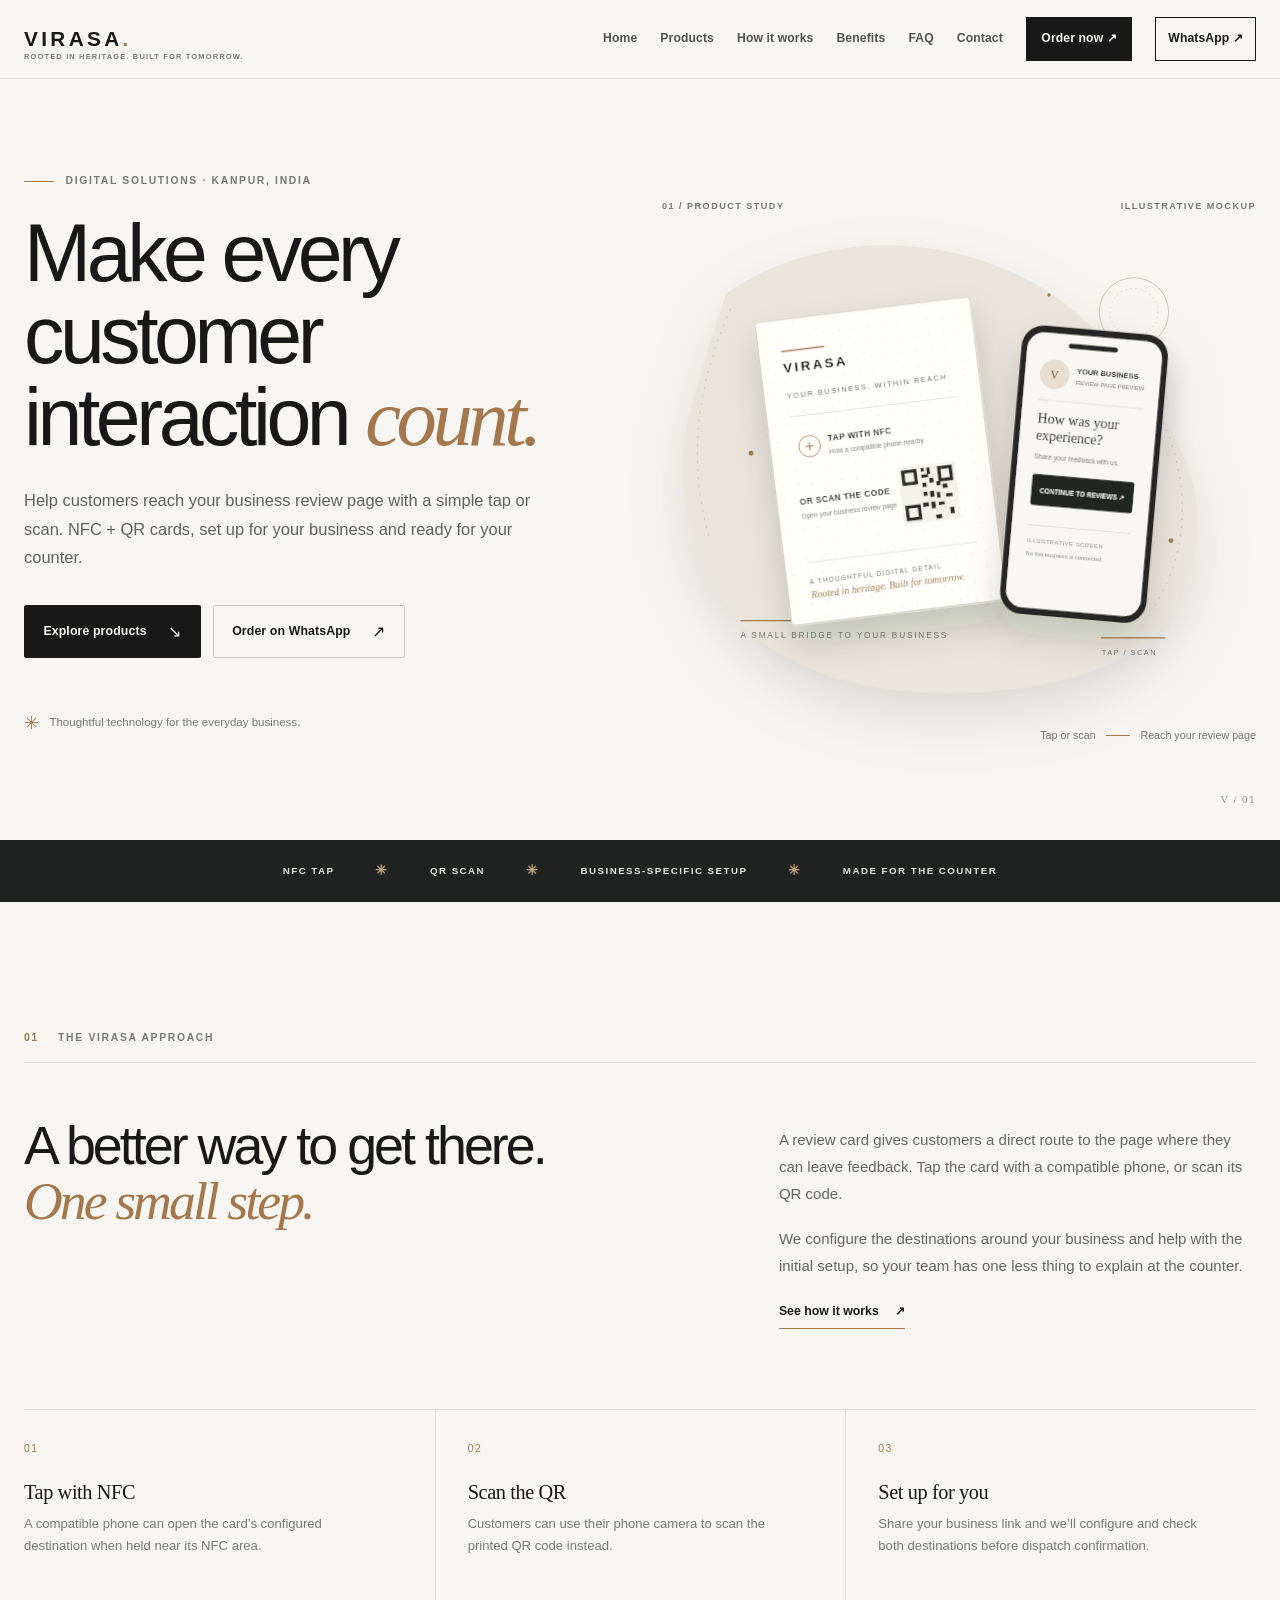
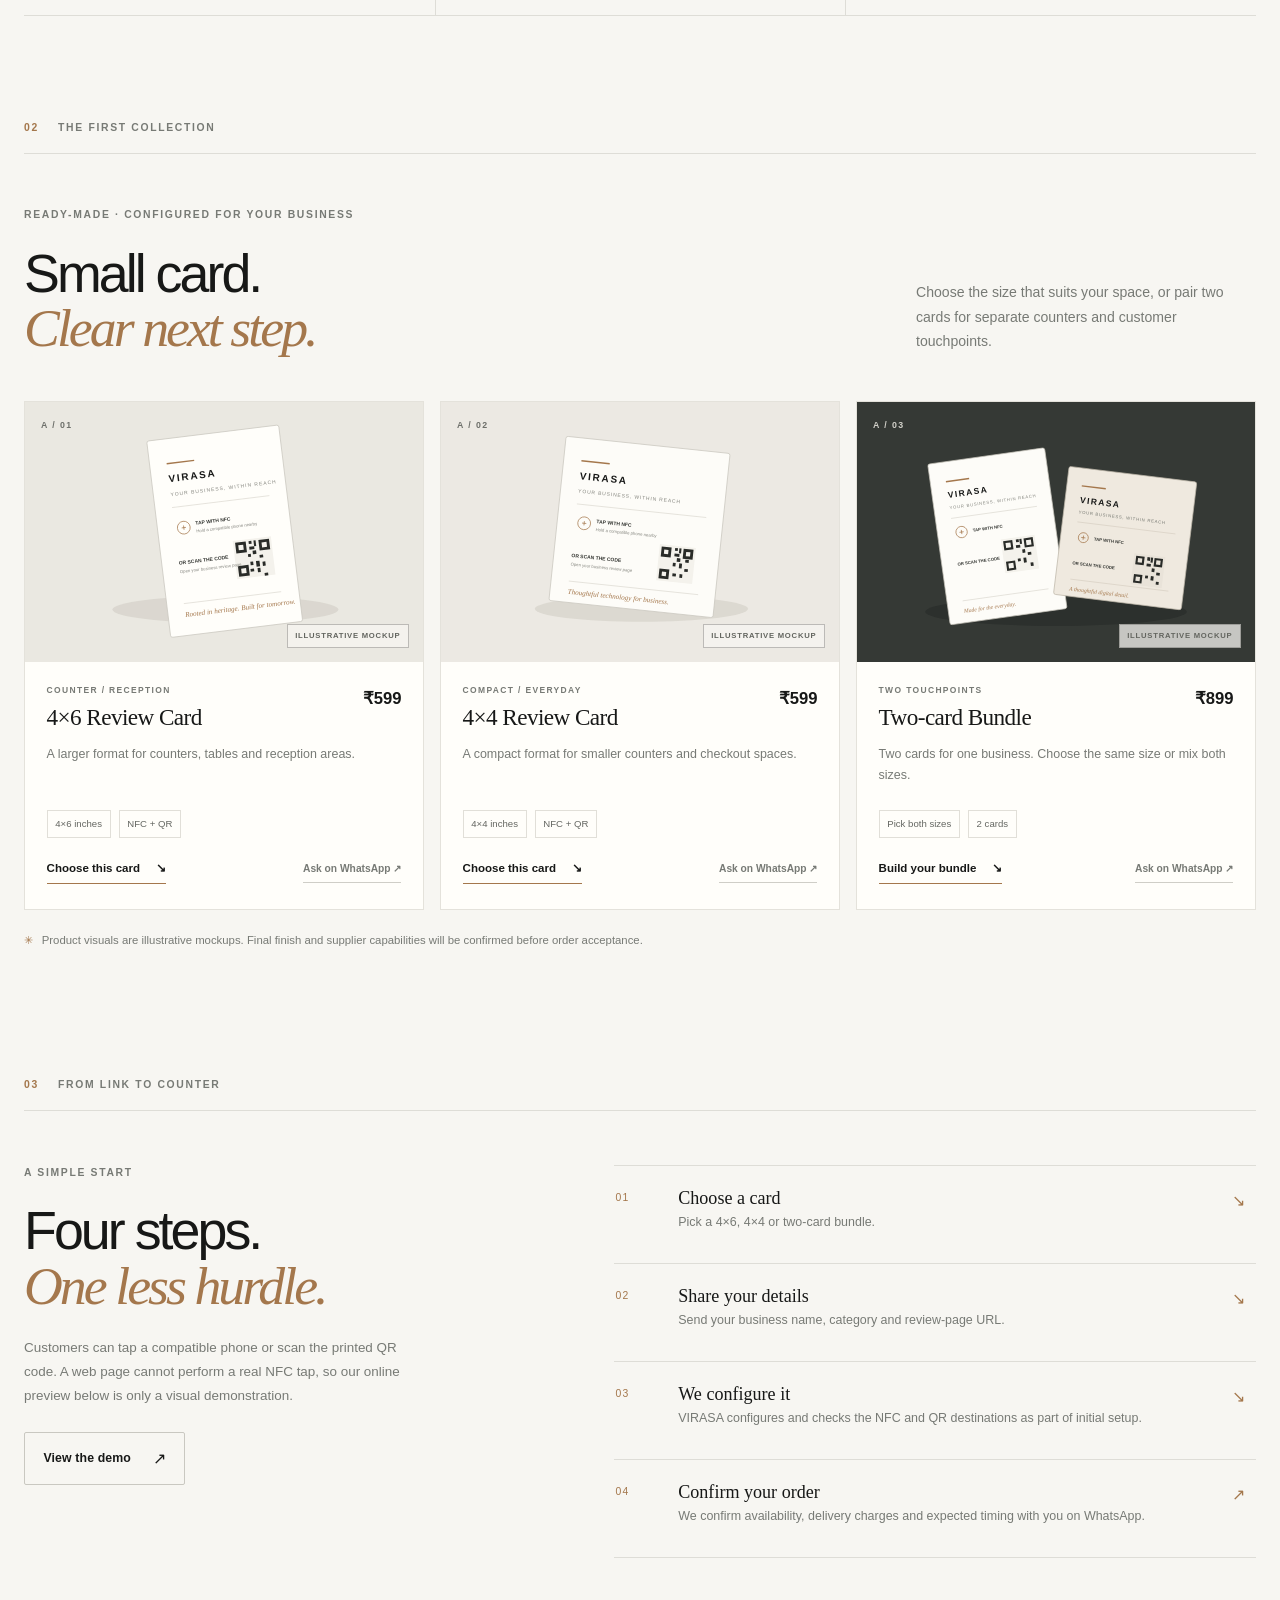
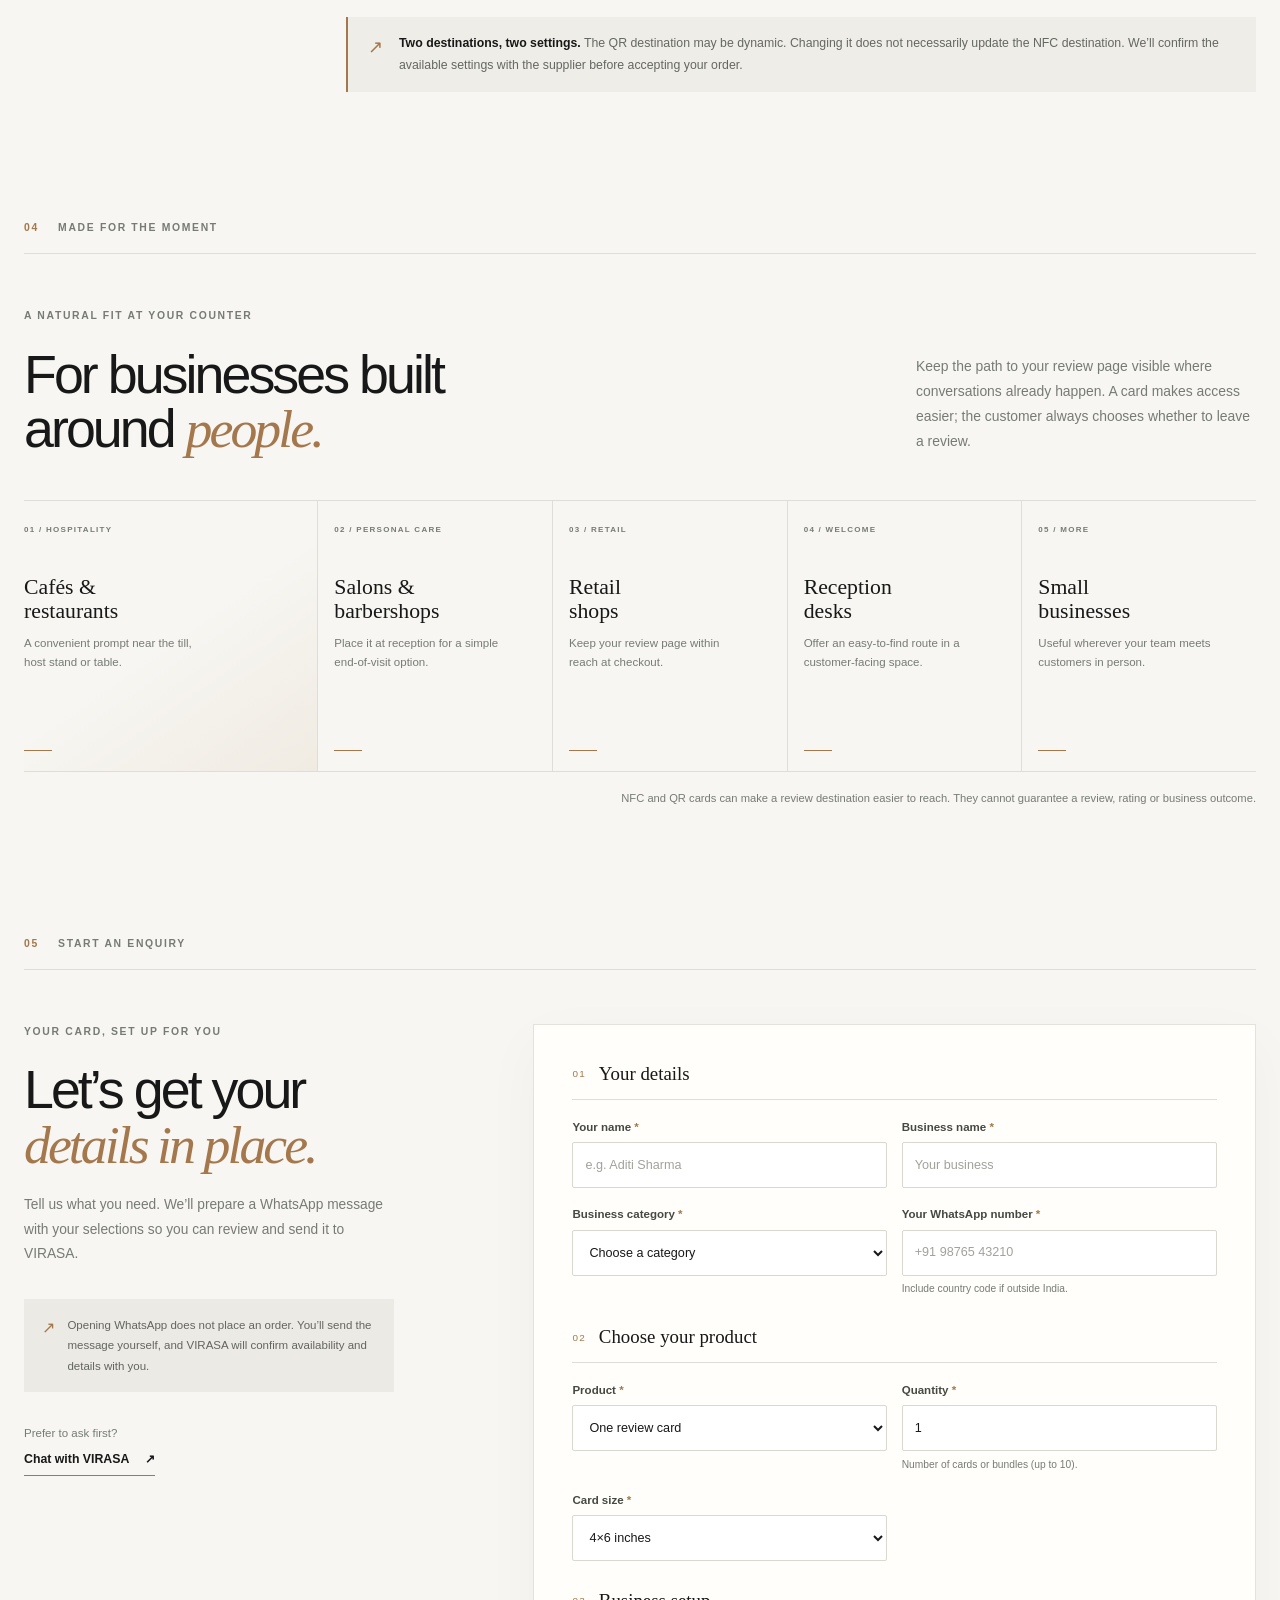
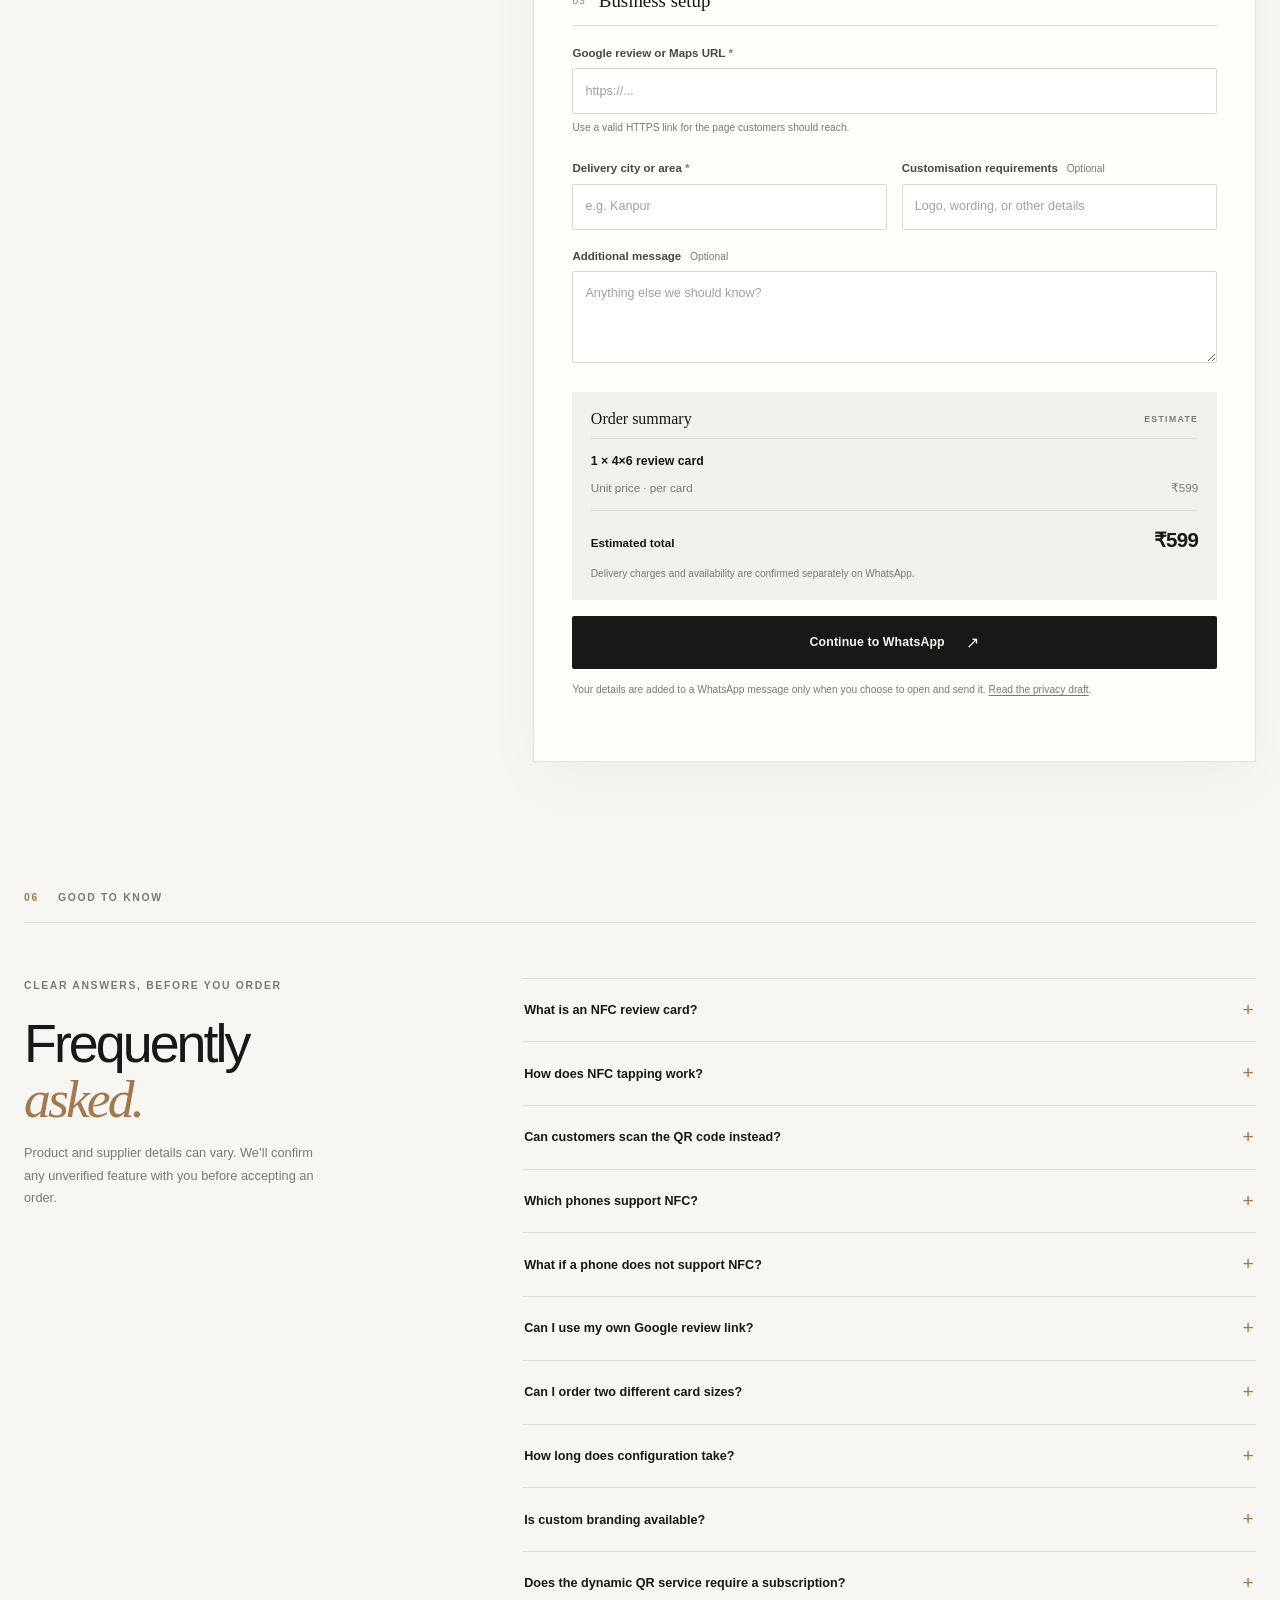
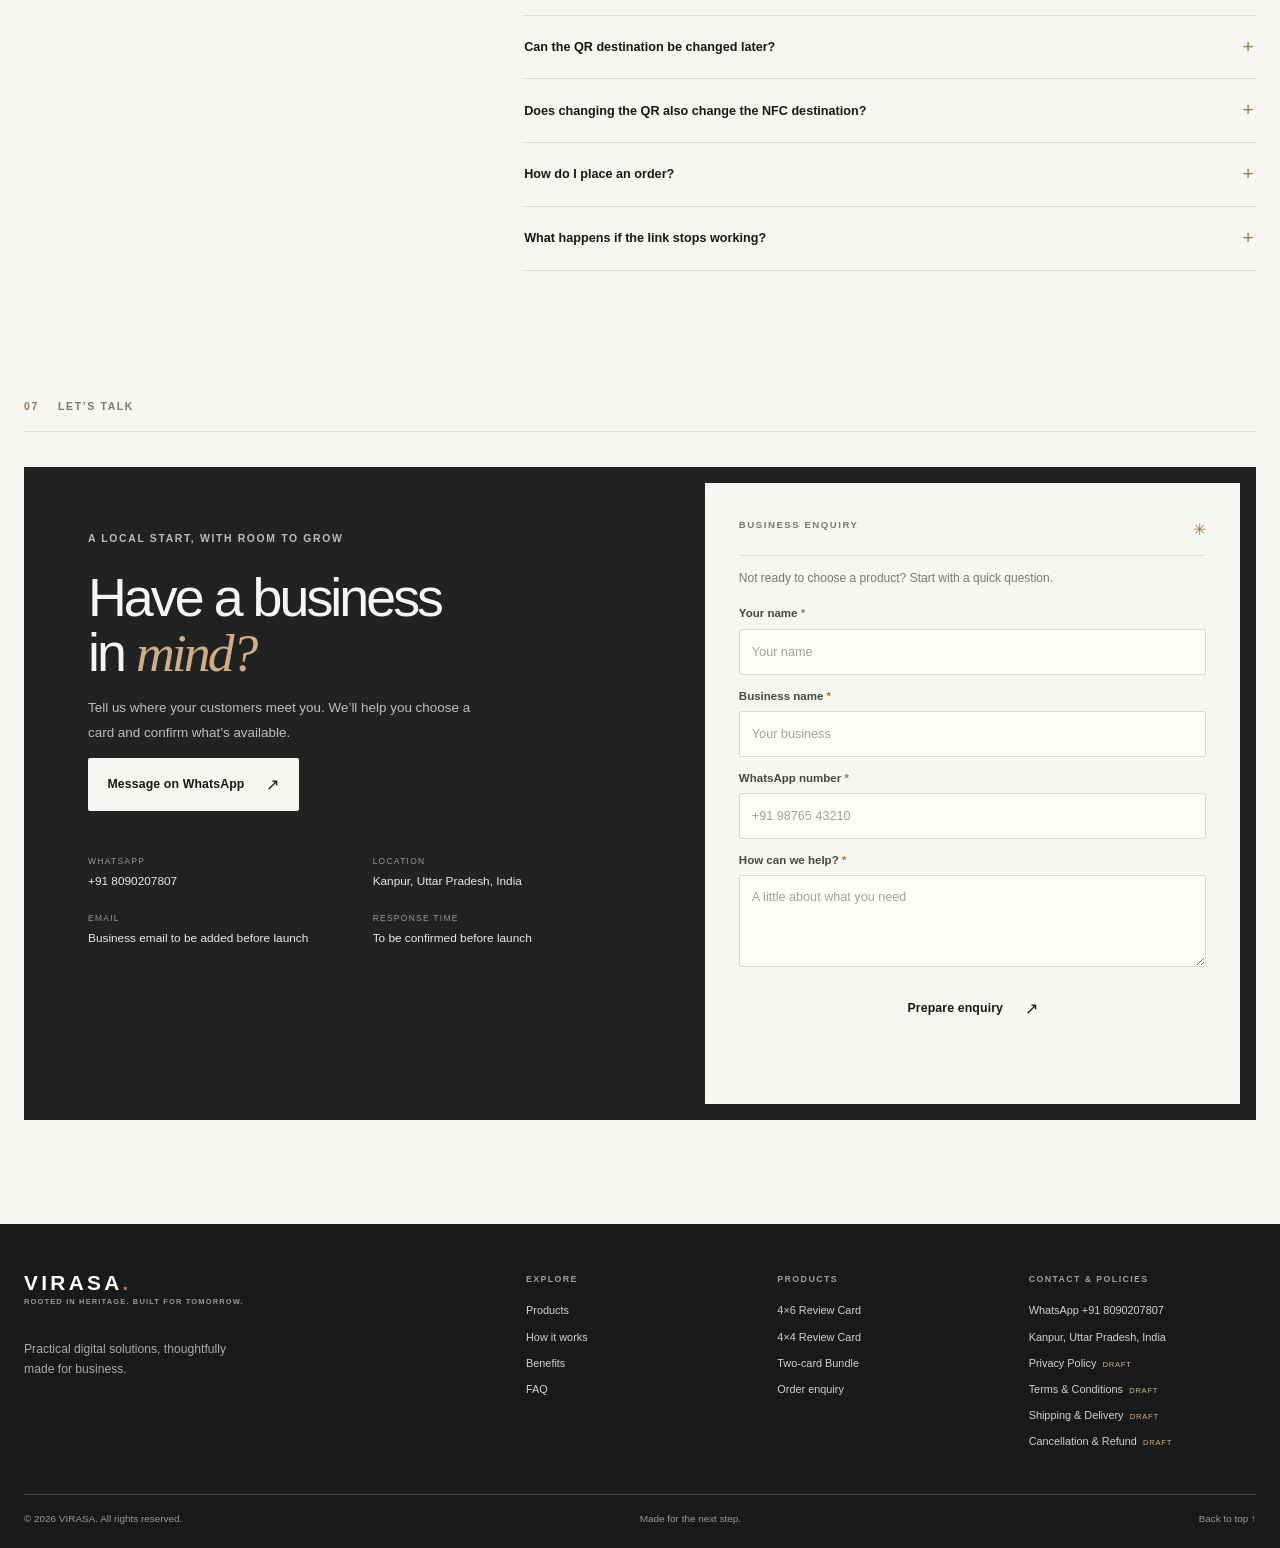
<file: index.html>
<!doctype html>
<html lang="en-IN">
<head>
  <meta charset="utf-8">
  <meta name="viewport" content="width=device-width, initial-scale=1">
  <meta name="theme-color" content="#f7f6f2">
  <meta name="description" content="VIRASA helps Kanpur businesses make their Google review page easier to reach with configured NFC and QR review cards.">
  <link rel="canonical" href="https://YOUR-DOMAIN.example/">
  <meta property="og:type" content="website">
  <meta property="og:title" content="VIRASA — NFC + QR review cards for business">
  <meta property="og:description" content="A simple way for customers to reach your business review page. NFC + QR cards, configured for your business in Kanpur.">
  <meta property="og:image" content="https://YOUR-DOMAIN.example/assets/social-card.svg">
  <meta property="og:locale" content="en_IN">
  <title>VIRASA — NFC + QR Review Cards for Business</title>
  <link rel="icon" href="assets/favicon.svg" type="image/svg+xml">
  <link rel="stylesheet" href="styles.css">
  <script src="script.js" defer></script>
</head>
<body>
  <a class="skip-link" href="#main">Skip to content</a>
  <header class="site-header" id="home">
    <div class="nav-shell">
      <a class="wordmark" href="#home" aria-label="VIRASA home">VIRASA<span class="wordmark-dot">.</span><small>ROOTED IN HERITAGE. BUILT FOR TOMORROW.</small></a>
      <button class="menu-toggle" type="button" aria-expanded="false" aria-controls="primary-nav" aria-label="Open navigation menu"><span></span><span></span></button>
      <nav class="primary-nav" id="primary-nav" aria-label="Main navigation">
        <a href="#home">Home</a><a href="#products">Products</a><a href="#how-it-works">How it works</a><a href="#benefits">Benefits</a><a href="#faq">FAQ</a><a href="#contact">Contact</a>
        <a class="nav-order" href="#order">Order now <span aria-hidden="true">↗</span></a>
        <a class="nav-whatsapp" data-whatsapp-link href="https://wa.me/" target="_blank" rel="noopener noreferrer" aria-label="Enquire on WhatsApp">WhatsApp <span aria-hidden="true">↗</span></a>
      </nav>
    </div>
  </header>

  <main id="main">
    <section class="hero section-wrap" aria-labelledby="hero-title">
      <div class="hero-copy">
        <p class="eyebrow"><span class="eyebrow-line"></span> DIGITAL SOLUTIONS · KANPUR, INDIA</p>
        <h1 id="hero-title">Make every customer interaction <em>count.</em></h1>
        <p class="hero-intro">Help customers reach your business review page with a simple tap or scan. NFC + QR cards, set up for your business and ready for your counter.</p>
        <div class="hero-actions">
          <a class="button button-dark" href="#products">Explore products <span aria-hidden="true">↘</span></a>
          <a class="button button-outline" data-whatsapp-link href="https://wa.me/" target="_blank" rel="noopener noreferrer">Order on WhatsApp <span aria-hidden="true">↗</span></a>
        </div>
        <div class="hero-meta"><span class="meta-mark" aria-hidden="true">✳</span><span>Thoughtful technology for the everyday business.</span></div>
      </div>
      <div class="hero-art-wrap">
        <div class="hero-art-label"><span>01 / PRODUCT STUDY</span><span>ILLUSTRATIVE MOCKUP</span></div>
        <img class="hero-art" src="assets/hero-card-scene.svg" alt="Illustrative mockup of a VIRASA NFC and QR review card beside a smartphone. This is not a photograph of the supplied product." width="720" height="620" fetchpriority="high">
        <div class="art-caption"><span>Tap or scan</span><span class="caption-divider"></span><span>Reach your review page</span></div>
      </div>
      <div class="hero-index" aria-hidden="true">V / 01</div>
    </section>

    <div class="note-bar" aria-label="Product features"><span>NFC TAP</span><span class="note-star">✳</span><span>QR SCAN</span><span class="note-star">✳</span><span>BUSINESS-SPECIFIC SETUP</span><span class="note-star">✳</span><span>MADE FOR THE COUNTER</span></div>

    <section class="intro section-wrap" id="about" aria-labelledby="intro-title">
      <div class="section-kicker"><span>01</span><span>THE VIRASA APPROACH</span></div>
      <div class="intro-grid">
        <h2 id="intro-title">A better way to get there.<br><em>One small step.</em></h2>
        <div class="intro-copy"><p>A review card gives customers a direct route to the page where they can leave feedback. Tap the card with a compatible phone, or scan its QR code.</p><p>We configure the destinations around your business and help with the initial setup, so your team has one less thing to explain at the counter.</p><a class="text-link" href="#how-it-works">See how it works <span aria-hidden="true">↗</span></a></div>
      </div>
      <div class="feature-row">
        <article class="feature-item"><span class="feature-number">01</span><h3>Tap with NFC</h3><p>A compatible phone can open the card’s configured destination when held near its NFC area.</p></article>
        <article class="feature-item"><span class="feature-number">02</span><h3>Scan the QR</h3><p>Customers can use their phone camera to scan the printed QR code instead.</p></article>
        <article class="feature-item"><span class="feature-number">03</span><h3>Set up for you</h3><p>Share your business link and we’ll configure and check both destinations before dispatch confirmation.</p></article>
      </div>
    </section>

    <section class="products section-wrap" id="products" aria-labelledby="products-title">
      <div class="section-kicker"><span>02</span><span>THE FIRST COLLECTION</span></div>
      <div class="section-heading-row"><div><p class="eyebrow">READY-MADE · CONFIGURED FOR YOUR BUSINESS</p><h2 id="products-title">Small card.<br><em>Clear next step.</em></h2></div><p class="section-side-note">Choose the size that suits your space, or pair two cards for separate counters and customer touchpoints.</p></div>
      <div class="product-grid">
        <article class="product-card">
          <div class="product-visual"><span class="visual-index">A / 01</span><img src="assets/product-46.svg" alt="Illustrative 4 by 6 inch VIRASA NFC and QR review card mockup" width="560" height="340" loading="lazy"><span class="mockup-tag">ILLUSTRATIVE MOCKUP</span></div>
          <div class="product-content"><div class="product-title-row"><div><p class="product-overline">COUNTER / RECEPTION</p><h3>4×6 Review Card</h3></div><p class="product-price">₹599</p></div><p class="product-desc">A larger format for counters, tables and reception areas.</p><div class="product-chips"><span>4×6 inches</span><span>NFC + QR</span></div><div class="product-actions"><button class="text-link product-select" type="button" data-select-product="single" data-card-size="46">Choose this card <span aria-hidden="true">↘</span></button><a class="product-whatsapp" data-whatsapp-link data-whatsapp-product="a 4×6-inch NFC + QR review card" href="https://wa.me/" target="_blank" rel="noopener noreferrer">Ask on WhatsApp <span aria-hidden="true">↗</span></a></div></div>
        </article>
        <article class="product-card">
          <div class="product-visual product-visual-soft"><span class="visual-index">A / 02</span><img src="assets/product-44.svg" alt="Illustrative 4 by 4 inch VIRASA NFC and QR review card mockup" width="560" height="340" loading="lazy"><span class="mockup-tag">ILLUSTRATIVE MOCKUP</span></div>
          <div class="product-content"><div class="product-title-row"><div><p class="product-overline">COMPACT / EVERYDAY</p><h3>4×4 Review Card</h3></div><p class="product-price">₹599</p></div><p class="product-desc">A compact format for smaller counters and checkout spaces.</p><div class="product-chips"><span>4×4 inches</span><span>NFC + QR</span></div><div class="product-actions"><button class="text-link product-select" type="button" data-select-product="single" data-card-size="44">Choose this card <span aria-hidden="true">↘</span></button><a class="product-whatsapp" data-whatsapp-link data-whatsapp-product="a 4×4-inch NFC + QR review card" href="https://wa.me/" target="_blank" rel="noopener noreferrer">Ask on WhatsApp <span aria-hidden="true">↗</span></a></div></div>
        </article>
        <article class="product-card product-card-bundle">
          <div class="product-visual product-visual-dark"><span class="visual-index">A / 03</span><img src="assets/product-bundle.svg" alt="Illustrative mockup of two VIRASA NFC and QR review cards in different sizes" width="560" height="340" loading="lazy"><span class="mockup-tag">ILLUSTRATIVE MOCKUP</span></div>
          <div class="product-content"><div class="product-title-row"><div><p class="product-overline">TWO TOUCHPOINTS</p><h3>Two-card Bundle</h3></div><p class="product-price">₹899</p></div><p class="product-desc">Two cards for one business. Choose the same size or mix both sizes.</p><div class="product-chips"><span>Pick both sizes</span><span>2 cards</span></div><div class="product-actions"><button class="text-link product-select" type="button" data-select-product="bundle">Build your bundle <span aria-hidden="true">↘</span></button><a class="product-whatsapp" data-whatsapp-link data-whatsapp-product="a two-card NFC + QR review card bundle" href="https://wa.me/" target="_blank" rel="noopener noreferrer">Ask on WhatsApp <span aria-hidden="true">↗</span></a></div></div>
        </article>
      </div>
      <p class="product-footnote"><span aria-hidden="true">✳</span> Product visuals are illustrative mockups. Final finish and supplier capabilities will be confirmed before order acceptance.</p>
    </section>

    <section class="process section-wrap" id="how-it-works" aria-labelledby="process-title">
      <div class="section-kicker"><span>03</span><span>FROM LINK TO COUNTER</span></div>
      <div class="process-layout">
        <div class="process-heading"><p class="eyebrow">A SIMPLE START</p><h2 id="process-title">Four steps.<br><em>One less hurdle.</em></h2><p>Customers can tap a compatible phone or scan the printed QR code. A web page cannot perform a real NFC tap, so our online preview below is only a visual demonstration.</p><button class="button button-outline demo-button" type="button" data-open-demo>View the demo <span aria-hidden="true">↗</span></button></div>
        <ol class="steps-list"><li><span class="step-no">01</span><div><h3>Choose a card</h3><p>Pick a 4×6, 4×4 or two-card bundle.</p></div><span class="step-arrow" aria-hidden="true">↘</span></li><li><span class="step-no">02</span><div><h3>Share your details</h3><p>Send your business name, category and review-page URL.</p></div><span class="step-arrow" aria-hidden="true">↘</span></li><li><span class="step-no">03</span><div><h3>We configure it</h3><p>VIRASA configures and checks the NFC and QR destinations as part of initial setup.</p></div><span class="step-arrow" aria-hidden="true">↘</span></li><li><span class="step-no">04</span><div><h3>Confirm your order</h3><p>We confirm availability, delivery charges and expected timing with you on WhatsApp.</p></div><span class="step-arrow" aria-hidden="true">↗</span></li></ol>
      </div>
      <div class="destination-note"><span class="destination-symbol">↗</span><p><strong>Two destinations, two settings.</strong> The QR destination may be dynamic. Changing it does not necessarily update the NFC destination. We’ll confirm the available settings with the supplier before accepting your order.</p></div>
    </section>

    <section class="benefits section-wrap" id="benefits" aria-labelledby="benefits-title">
      <div class="section-kicker"><span>04</span><span>MADE FOR THE MOMENT</span></div>
      <div class="benefits-top"><div><p class="eyebrow">A NATURAL FIT AT YOUR COUNTER</p><h2 id="benefits-title">For businesses built<br>around <em>people.</em></h2></div><p>Keep the path to your review page visible where conversations already happen. A card makes access easier; the customer always chooses whether to leave a review.</p></div>
      <div class="use-grid"><article class="use-item use-item-feature"><span class="use-mark" aria-hidden="true">01 / HOSPITALITY</span><h3>Cafés &<br>restaurants</h3><p>A convenient prompt near the till, host stand or table.</p><span class="use-line"></span></article><article class="use-item"><span class="use-mark">02 / PERSONAL CARE</span><h3>Salons &<br>barbershops</h3><p>Place it at reception for a simple end-of-visit option.</p><span class="use-line"></span></article><article class="use-item"><span class="use-mark">03 / RETAIL</span><h3>Retail<br>shops</h3><p>Keep your review page within reach at checkout.</p><span class="use-line"></span></article><article class="use-item"><span class="use-mark">04 / WELCOME</span><h3>Reception<br>desks</h3><p>Offer an easy-to-find route in a customer-facing space.</p><span class="use-line"></span></article><article class="use-item"><span class="use-mark">05 / MORE</span><h3>Small<br>businesses</h3><p>Useful wherever your team meets customers in person.</p><span class="use-line"></span></article></div>
      <p class="benefits-caveat">NFC and QR cards can make a review destination easier to reach. They cannot guarantee a review, rating or business outcome.</p>
    </section>

    <section class="order section-wrap" id="order" aria-labelledby="order-title">
      <div class="section-kicker"><span>05</span><span>START AN ENQUIRY</span></div>
      <div class="order-layout"><div class="order-intro"><p class="eyebrow">YOUR CARD, SET UP FOR YOU</p><h2 id="order-title">Let’s get your<br><em>details in place.</em></h2><p>Tell us what you need. We’ll prepare a WhatsApp message with your selections so you can review and send it to VIRASA.</p><div class="order-assurance"><span class="assurance-icon" aria-hidden="true">↗</span><p>Opening WhatsApp does not place an order. You’ll send the message yourself, and VIRASA will confirm availability and details with you.</p></div><div class="order-contact"><span>Prefer to ask first?</span><a class="text-link" data-whatsapp-link href="https://wa.me/" target="_blank" rel="noopener noreferrer">Chat with VIRASA <span aria-hidden="true">↗</span></a></div></div>
        <div class="form-panel"><form id="order-form" novalidate>
          <div class="form-section-title"><span>01</span><h3>Your details</h3></div>
          <div class="form-grid"><div class="field"><label for="customer-name">Your name <span>*</span></label><input id="customer-name" name="customerName" autocomplete="name" required maxlength="80" placeholder="e.g. Aditi Sharma"></div><div class="field"><label for="business-name">Business name <span>*</span></label><input id="business-name" name="businessName" required maxlength="100" placeholder="Your business"></div><div class="field"><label for="business-category">Business category <span>*</span></label><select id="business-category" name="businessCategory" required><option value="">Choose a category</option><option>Café</option><option>Restaurant</option><option>Salon or barbershop</option><option>Retail shop</option><option>Reception or office</option><option>Other small business</option></select></div><div class="field"><label for="customer-phone">Your WhatsApp number <span>*</span></label><input id="customer-phone" name="customerPhone" type="tel" autocomplete="tel" inputmode="tel" required maxlength="24" placeholder="+91 98765 43210"><small>Include country code if outside India.</small></div></div>
          <div class="form-section-title form-section-spaced"><span>02</span><h3>Choose your product</h3></div>
          <div class="form-grid product-fields"><div class="field"><label for="product-type">Product <span>*</span></label><select id="product-type" name="productType"><option value="single">One review card</option><option value="bundle">Two-card bundle</option></select></div><div class="field"><label for="quantity">Quantity <span>*</span></label><input id="quantity" name="quantity" type="number" inputmode="numeric" min="1" max="10" step="1" value="1" required><small>Number of cards or bundles (up to 10).</small></div><div class="field"><label for="first-size">Card size <span>*</span></label><select id="first-size" name="firstSize"><option value="46">4×6 inches</option><option value="44">4×4 inches</option></select></div><div class="field" id="second-size-field" hidden><label for="second-size">Second card size <span>*</span></label><select id="second-size" name="secondSize"><option value="46">4×6 inches</option><option value="44">4×4 inches</option></select></div></div>
          <div class="form-section-title form-section-spaced"><span>03</span><h3>Business setup</h3></div>
          <div class="form-grid"><div class="field field-wide"><label for="review-url">Google review or Maps URL <span>*</span></label><input id="review-url" name="reviewUrl" type="url" inputmode="url" autocomplete="url" required maxlength="500" placeholder="https://..." aria-describedby="url-help"><small id="url-help">Use a valid HTTPS link for the page customers should reach.</small><span class="field-error" id="url-error" aria-live="polite"></span></div><div class="field"><label for="delivery-area">Delivery city or area <span>*</span></label><input id="delivery-area" name="deliveryArea" autocomplete="address-level2" required maxlength="100" placeholder="e.g. Kanpur"></div><div class="field"><label for="customisation">Customisation requirements <span class="optional">Optional</span></label><input id="customisation" name="customisation" maxlength="240" placeholder="Logo, wording, or other details"></div><div class="field field-wide"><label for="additional-message">Additional message <span class="optional">Optional</span></label><textarea id="additional-message" name="additionalMessage" rows="3" maxlength="500" placeholder="Anything else we should know?"></textarea></div></div>
          <div class="order-summary" aria-live="polite" aria-atomic="true"><div class="summary-heading"><h3>Order summary</h3><span>ESTIMATE</span></div><p class="summary-product" id="summary-product">1 × 4×6 review card</p><p class="summary-line"><span id="summary-unit-label">Unit price · 1 card</span><span id="summary-unit-price">₹599</span></p><div class="summary-total"><span>Estimated total</span><strong id="summary-total">₹599</strong></div><p class="summary-note">Delivery charges and availability are confirmed separately on WhatsApp.</p></div>
          <button class="button button-dark submit-button" type="submit">Continue to WhatsApp <span aria-hidden="true">↗</span></button><p class="form-consent">Your details are added to a WhatsApp message only when you choose to open and send it. <a href="privacy-policy.html">Read the privacy draft</a>.</p><p class="form-status" id="order-status" role="status" aria-live="polite"></p>
        </form></div>
      </div>
    </section>

    <section class="faq section-wrap" id="faq" aria-labelledby="faq-title">
      <div class="section-kicker"><span>06</span><span>GOOD TO KNOW</span></div><div class="faq-layout"><div><p class="eyebrow">CLEAR ANSWERS, BEFORE YOU ORDER</p><h2 id="faq-title">Frequently<br><em>asked.</em></h2><p class="faq-intro">Product and supplier details can vary. We’ll confirm any unverified feature with you before accepting an order.</p></div><div class="faq-list">
        <details><summary>What is an NFC review card?<span aria-hidden="true">+</span></summary><p>It’s a card with an NFC chip and a printed QR code configured to open a business review destination. Customers can tap a compatible phone or scan the code.</p></details>
        <details><summary>How does NFC tapping work?<span aria-hidden="true">+</span></summary><p>On a compatible phone with NFC enabled, hold the phone near the card’s NFC area. A prompt should appear to open the configured link. Phone settings and placement can affect the experience.</p></details>
        <details><summary>Can customers scan the QR code instead?<span aria-hidden="true">+</span></summary><p>Yes. Customers can point their camera app at the printed QR code and follow the link prompt. The QR code is a separate access method from NFC.</p></details>
        <details><summary>Which phones support NFC?<span aria-hidden="true">+</span></summary><p>NFC availability depends on the phone model, region and settings. Check the device maker’s specifications. A QR scan is an alternative where NFC is unavailable.</p></details>
        <details><summary>What if a phone does not support NFC?<span aria-hidden="true">+</span></summary><p>The customer can use the printed QR code with a camera app. They can also open a shared link if your team provides one.</p></details>
        <details><summary>Can I use my own Google review link?<span aria-hidden="true">+</span></summary><p>Yes. Share the HTTPS review or Maps URL you want configured. VIRASA will check the supplied link during setup.</p></details>
        <details><summary>Can I order two different card sizes?<span aria-hidden="true">+</span></summary><p>Yes. The two-card bundle allows two 4×6 cards, two 4×4 cards, or one of each for ₹899 per bundle.</p></details>
        <details><summary>How long does configuration take?<span aria-hidden="true">+</span></summary><p>Timing depends on availability and setup. VIRASA will confirm the expected timing with you before accepting the order.</p></details>
        <details><summary>Is custom branding available?<span aria-hidden="true">+</span></summary><p>Share your requirements in the order form. Custom branding availability and any additional cost need to be confirmed before order acceptance.</p></details>
        <details><summary>Does the dynamic QR service require a subscription?<span aria-hidden="true">+</span></summary><p>The supplier’s service terms and any subscription requirements have not yet been confirmed. VIRASA will clarify this before accepting an order.</p></details>
        <details><summary>Can the QR destination be changed later?<span aria-hidden="true">+</span></summary><p>The QR card is described as dynamic, but the change process, availability and any fees depend on the supplier service and need to be confirmed.</p></details>
        <details><summary>Does changing the QR also change the NFC destination?<span aria-hidden="true">+</span></summary><p>Not necessarily. QR and NFC may have separate destinations and settings. Ask VIRASA to confirm each before ordering or requesting a change.</p></details>
        <details><summary>How do I place an order?<span aria-hidden="true">+</span></summary><p>Complete the order form and continue to WhatsApp. Review the pre-filled message and send it. VIRASA will confirm availability, delivery charges and timing with you. The form does not place or reserve an order by itself.</p></details>
        <details><summary>What happens if the link stops working?<span aria-hidden="true">+</span></summary><p>Contact VIRASA with the card and destination details. Troubleshooting or replacement options depend on the cause and supplier terms, which will be discussed with you.</p></details>
      </div></div>
    </section>

    <section class="contact section-wrap" id="contact" aria-labelledby="contact-title">
      <div class="section-kicker"><span>07</span><span>LET’S TALK</span></div><div class="contact-panel"><div class="contact-copy"><p class="eyebrow">A LOCAL START, WITH ROOM TO GROW</p><h2 id="contact-title">Have a business<br>in <em>mind?</em></h2><p>Tell us where your customers meet you. We’ll help you choose a card and confirm what’s available.</p><a class="button button-light" data-whatsapp-link href="https://wa.me/" target="_blank" rel="noopener noreferrer">Message on WhatsApp <span aria-hidden="true">↗</span></a><div class="contact-details"><p><span>WHATSAPP</span><strong data-whatsapp-display></strong></p><p><span>LOCATION</span><strong>Kanpur, Uttar Pradesh, India</strong></p><p><span>EMAIL</span><strong>Business email to be added before launch</strong></p><p><span>RESPONSE TIME</span><strong>To be confirmed before launch</strong></p></div></div>
        <div class="contact-form-wrap"><div class="contact-form-heading"><span>BUSINESS ENQUIRY</span><span class="contact-star" aria-hidden="true">✳</span></div><p>Not ready to choose a product? Start with a quick question.</p><form id="enquiry-form" novalidate><div class="field"><label for="enquiry-name">Your name <span>*</span></label><input id="enquiry-name" name="name" required maxlength="80" autocomplete="name" placeholder="Your name"></div><div class="field"><label for="enquiry-business">Business name <span>*</span></label><input id="enquiry-business" name="business" required maxlength="100" placeholder="Your business"></div><div class="field"><label for="enquiry-phone">WhatsApp number <span>*</span></label><input id="enquiry-phone" name="phone" type="tel" required maxlength="24" autocomplete="tel" inputmode="tel" placeholder="+91 98765 43210"></div><div class="field"><label for="enquiry-message">How can we help? <span>*</span></label><textarea id="enquiry-message" name="message" rows="3" maxlength="500" required placeholder="A little about what you need"></textarea></div><button class="button button-light contact-submit" type="submit">Prepare enquiry <span aria-hidden="true">↗</span></button><p class="form-status" id="enquiry-status" role="status" aria-live="polite"></p></form></div>
      </div>
    </section>
  </main>

  <footer class="site-footer"><div class="footer-main"><div class="footer-brand"><a class="wordmark wordmark-footer" href="#home">VIRASA<span class="wordmark-dot">.</span><small>ROOTED IN HERITAGE. BUILT FOR TOMORROW.</small></a><p>Practical digital solutions, thoughtfully made for business.</p></div><div class="footer-links"><div><span class="footer-label">EXPLORE</span><a href="#products">Products</a><a href="#how-it-works">How it works</a><a href="#benefits">Benefits</a><a href="#faq">FAQ</a></div><div><span class="footer-label">PRODUCTS</span><a href="#products">4×6 Review Card</a><a href="#products">4×4 Review Card</a><a href="#products">Two-card Bundle</a><a href="#order">Order enquiry</a></div><div><span class="footer-label">CONTACT & POLICIES</span><a data-whatsapp-link href="https://wa.me/" target="_blank" rel="noopener noreferrer">WhatsApp <span data-whatsapp-display></span></a><span>Kanpur, Uttar Pradesh, India</span><a href="privacy-policy.html">Privacy Policy <span class="draft-label">DRAFT</span></a><a href="terms.html">Terms & Conditions <span class="draft-label">DRAFT</span></a><a href="shipping-policy.html">Shipping & Delivery <span class="draft-label">DRAFT</span></a><a href="refund-policy.html">Cancellation & Refund <span class="draft-label">DRAFT</span></a></div></div></div><div class="footer-bottom"><span>© <span id="copyright-year">2026</span> VIRASA. All rights reserved.</span><span>Made for the next step.</span><a href="#home">Back to top ↑</a></div></footer>

  <dialog class="demo-dialog" id="demo-dialog" aria-labelledby="demo-title"><div class="demo-dialog-inner"><button class="dialog-close" type="button" aria-label="Close demo" data-close-demo>×</button><p class="eyebrow">ILLUSTRATIVE PREVIEW</p><h2 id="demo-title">A simple route<br><em>to your review page.</em></h2><div class="demo-browser"><div class="demo-browser-top"><span></span><span></span><span></span><small>YOUR BUSINESS · PREVIEW</small></div><div class="demo-browser-body"><div class="demo-avatar">V</div><p class="demo-label">YOUR BUSINESS</p><h3>How was your experience?</h3><p>Share feedback on the review page your business provides.</p><span class="demo-preview-button">Continue to review page ↗</span><small>Illustrative destination. No live business link is connected.</small></div></div><p class="demo-note">This screen demonstrates the kind of destination a card can open. It does not simulate an NFC tap or submit a review.</p><button class="button button-dark" type="button" data-close-demo>Close preview <span aria-hidden="true">×</span></button></div></dialog>
</body>
</html>
</file>
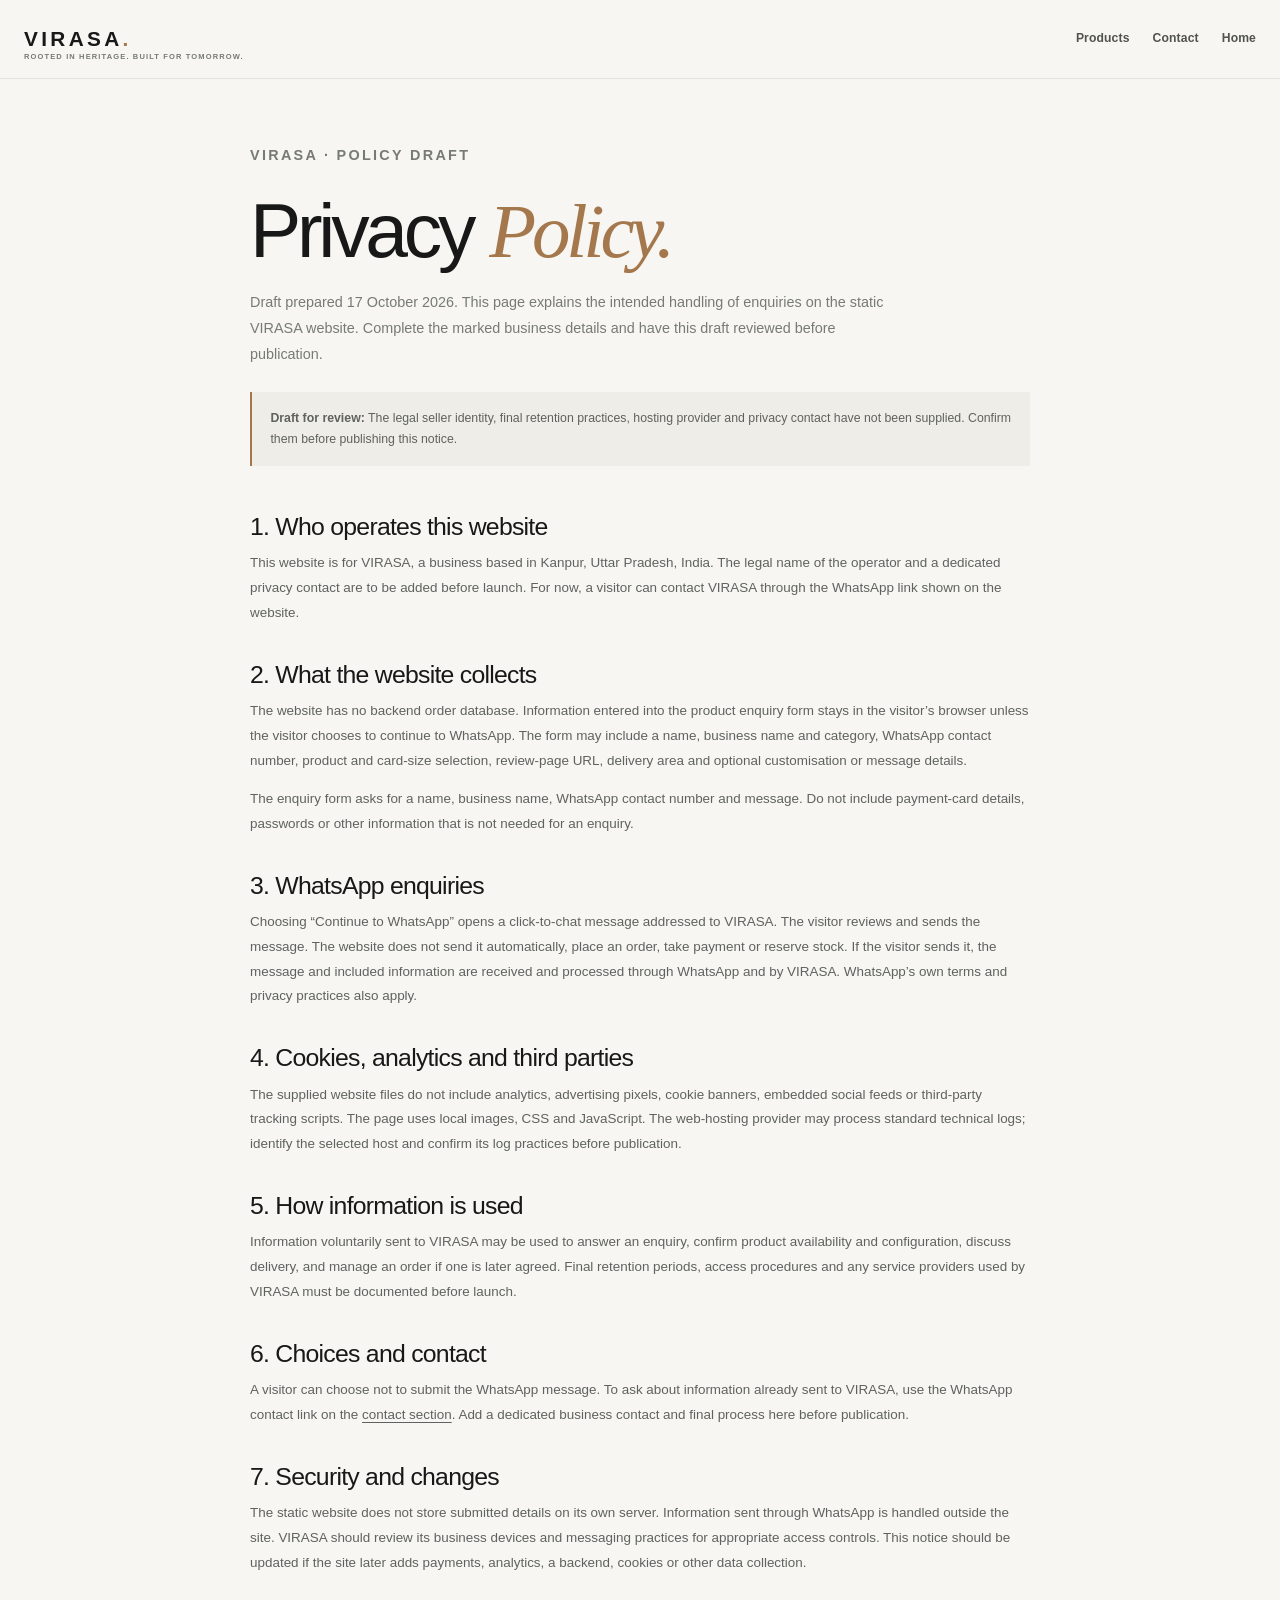
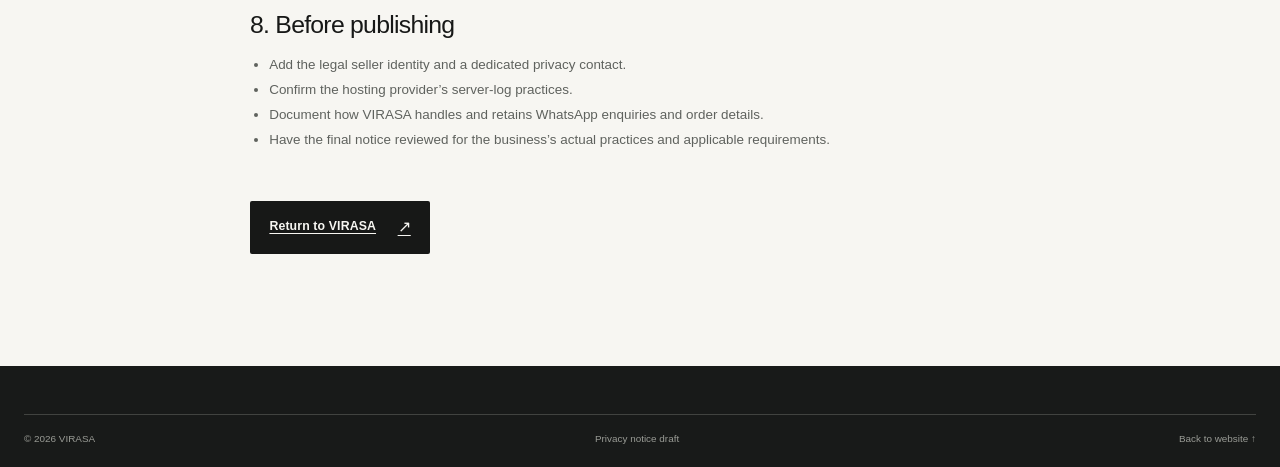
<file: privacy-policy.html>
<!doctype html>
<html lang="en-IN">
<head>
  <meta charset="utf-8"><meta name="viewport" content="width=device-width, initial-scale=1"><meta name="theme-color" content="#f7f6f2">
  <meta name="description" content="Draft privacy notice for the VIRASA NFC and QR review card website."><link rel="canonical" href="https://YOUR-DOMAIN.example/privacy-policy.html">
  <title>Privacy Policy Draft — VIRASA</title><link rel="icon" href="assets/favicon.svg" type="image/svg+xml"><link rel="stylesheet" href="styles.css">
</head>
<body>
  <header class="site-header"><div class="nav-shell"><a class="wordmark" href="index.html" aria-label="VIRASA home">VIRASA<span class="wordmark-dot">.</span><small>ROOTED IN HERITAGE. BUILT FOR TOMORROW.</small></a><nav class="primary-nav policy-nav" aria-label="Policy navigation"><a href="index.html#products">Products</a><a href="index.html#contact">Contact</a><a href="index.html">Home</a></nav></div></header>
  <main class="document-page section-wrap"><header class="document-header"><p class="eyebrow">VIRASA · POLICY DRAFT</p><h1>Privacy <em>Policy.</em></h1><p>Draft prepared 17 October 2026. This page explains the intended handling of enquiries on the static VIRASA website. Complete the marked business details and have this draft reviewed before publication.</p><div class="draft-notice"><strong>Draft for review:</strong> The legal seller identity, final retention practices, hosting provider and privacy contact have not been supplied. Confirm them before publishing this notice.</div></header>
    <article class="policy-content">
      <h2>1. Who operates this website</h2><p>This website is for VIRASA, a business based in Kanpur, Uttar Pradesh, India. The legal name of the operator and a dedicated privacy contact are to be added before launch. For now, a visitor can contact VIRASA through the WhatsApp link shown on the website.</p>
      <h2>2. What the website collects</h2><p>The website has no backend order database. Information entered into the product enquiry form stays in the visitor’s browser unless the visitor chooses to continue to WhatsApp. The form may include a name, business name and category, WhatsApp contact number, product and card-size selection, review-page URL, delivery area and optional customisation or message details.</p><p>The enquiry form asks for a name, business name, WhatsApp contact number and message. Do not include payment-card details, passwords or other information that is not needed for an enquiry.</p>
      <h2>3. WhatsApp enquiries</h2><p>Choosing “Continue to WhatsApp” opens a click-to-chat message addressed to VIRASA. The visitor reviews and sends the message. The website does not send it automatically, place an order, take payment or reserve stock. If the visitor sends it, the message and included information are received and processed through WhatsApp and by VIRASA. WhatsApp’s own terms and privacy practices also apply.</p>
      <h2>4. Cookies, analytics and third parties</h2><p>The supplied website files do not include analytics, advertising pixels, cookie banners, embedded social feeds or third-party tracking scripts. The page uses local images, CSS and JavaScript. The web-hosting provider may process standard technical logs; identify the selected host and confirm its log practices before publication.</p>
      <h2>5. How information is used</h2><p>Information voluntarily sent to VIRASA may be used to answer an enquiry, confirm product availability and configuration, discuss delivery, and manage an order if one is later agreed. Final retention periods, access procedures and any service providers used by VIRASA must be documented before launch.</p>
      <h2>6. Choices and contact</h2><p>A visitor can choose not to submit the WhatsApp message. To ask about information already sent to VIRASA, use the WhatsApp contact link on the <a href="index.html#contact">contact section</a>. Add a dedicated business contact and final process here before publication.</p>
      <h2>7. Security and changes</h2><p>The static website does not store submitted details on its own server. Information sent through WhatsApp is handled outside the site. VIRASA should review its business devices and messaging practices for appropriate access controls. This notice should be updated if the site later adds payments, analytics, a backend, cookies or other data collection.</p>
      <h2>8. Before publishing</h2><ul><li>Add the legal seller identity and a dedicated privacy contact.</li><li>Confirm the hosting provider’s server-log practices.</li><li>Document how VIRASA handles and retains WhatsApp enquiries and order details.</li><li>Have the final notice reviewed for the business’s actual practices and applicable requirements.</li></ul>
      <a class="button button-dark document-return" href="index.html">Return to VIRASA <span aria-hidden="true">↗</span></a>
    </article>
  </main>
  <footer class="site-footer"><div class="footer-bottom"><span>© 2026 VIRASA</span><span>Privacy notice draft</span><a href="index.html">Back to website ↑</a></div></footer>
</body>
</html>
</file>
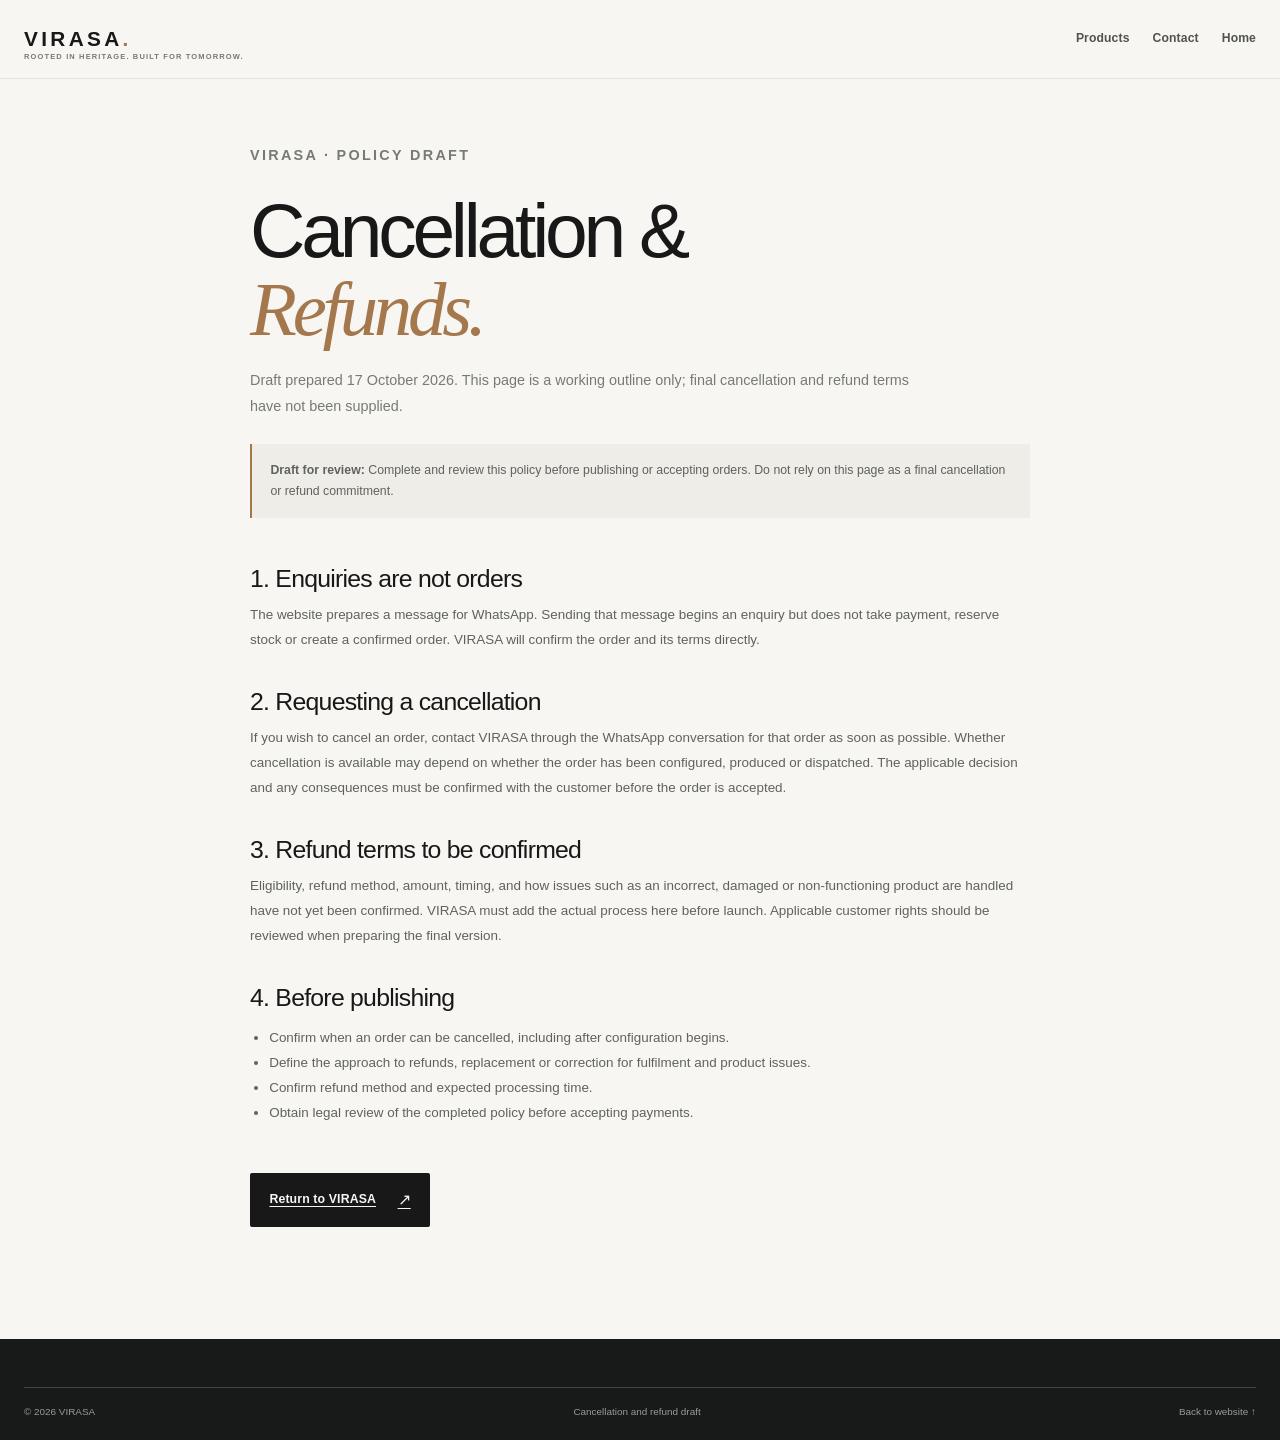
<file: refund-policy.html>
<!doctype html>
<html lang="en-IN">
<head>
  <meta charset="utf-8"><meta name="viewport" content="width=device-width, initial-scale=1"><meta name="theme-color" content="#f7f6f2">
  <meta name="description" content="Draft cancellation and refund information for VIRASA orders."><link rel="canonical" href="https://YOUR-DOMAIN.example/refund-policy.html">
  <title>Cancellation &amp; Refund Draft — VIRASA</title><link rel="icon" href="assets/favicon.svg" type="image/svg+xml"><link rel="stylesheet" href="styles.css">
</head>
<body>
  <header class="site-header"><div class="nav-shell"><a class="wordmark" href="index.html" aria-label="VIRASA home">VIRASA<span class="wordmark-dot">.</span><small>ROOTED IN HERITAGE. BUILT FOR TOMORROW.</small></a><nav class="primary-nav policy-nav" aria-label="Policy navigation"><a href="index.html#products">Products</a><a href="index.html#contact">Contact</a><a href="index.html">Home</a></nav></div></header>
  <main class="document-page section-wrap"><header class="document-header"><p class="eyebrow">VIRASA · POLICY DRAFT</p><h1>Cancellation &amp; <em>Refunds.</em></h1><p>Draft prepared 17 October 2026. This page is a working outline only; final cancellation and refund terms have not been supplied.</p><div class="draft-notice"><strong>Draft for review:</strong> Complete and review this policy before publishing or accepting orders. Do not rely on this page as a final cancellation or refund commitment.</div></header>
    <article class="policy-content">
      <h2>1. Enquiries are not orders</h2><p>The website prepares a message for WhatsApp. Sending that message begins an enquiry but does not take payment, reserve stock or create a confirmed order. VIRASA will confirm the order and its terms directly.</p>
      <h2>2. Requesting a cancellation</h2><p>If you wish to cancel an order, contact VIRASA through the WhatsApp conversation for that order as soon as possible. Whether cancellation is available may depend on whether the order has been configured, produced or dispatched. The applicable decision and any consequences must be confirmed with the customer before the order is accepted.</p>
      <h2>3. Refund terms to be confirmed</h2><p>Eligibility, refund method, amount, timing, and how issues such as an incorrect, damaged or non-functioning product are handled have not yet been confirmed. VIRASA must add the actual process here before launch. Applicable customer rights should be reviewed when preparing the final version.</p>
      <h2>4. Before publishing</h2><ul><li>Confirm when an order can be cancelled, including after configuration begins.</li><li>Define the approach to refunds, replacement or correction for fulfilment and product issues.</li><li>Confirm refund method and expected processing time.</li><li>Obtain legal review of the completed policy before accepting payments.</li></ul>
      <a class="button button-dark document-return" href="index.html">Return to VIRASA <span aria-hidden="true">↗</span></a>
    </article>
  </main>
  <footer class="site-footer"><div class="footer-bottom"><span>© 2026 VIRASA</span><span>Cancellation and refund draft</span><a href="index.html">Back to website ↑</a></div></footer>
</body>
</html>
</file>
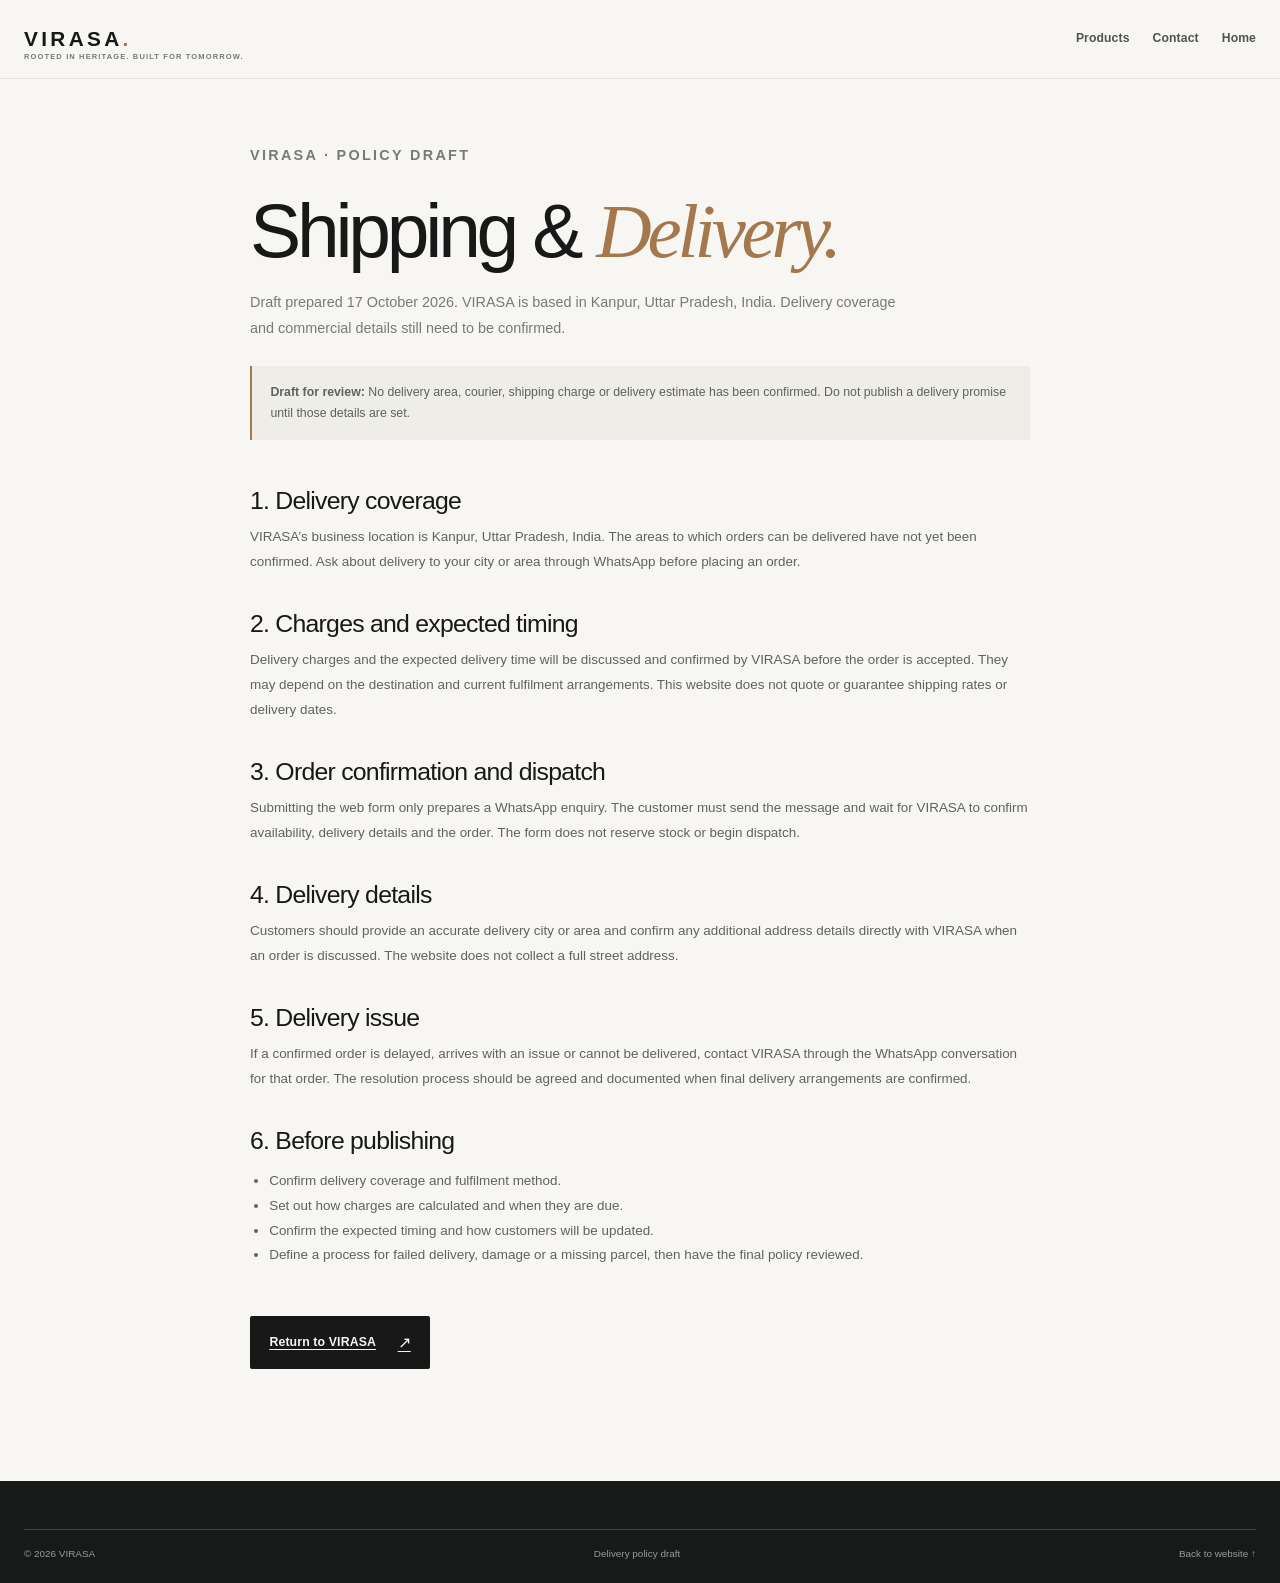
<file: shipping-policy.html>
<!doctype html>
<html lang="en-IN">
<head>
  <meta charset="utf-8"><meta name="viewport" content="width=device-width, initial-scale=1"><meta name="theme-color" content="#f7f6f2">
  <meta name="description" content="Draft shipping and delivery information for VIRASA orders."><link rel="canonical" href="https://YOUR-DOMAIN.example/shipping-policy.html">
  <title>Shipping &amp; Delivery Draft — VIRASA</title><link rel="icon" href="assets/favicon.svg" type="image/svg+xml"><link rel="stylesheet" href="styles.css">
</head>
<body>
  <header class="site-header"><div class="nav-shell"><a class="wordmark" href="index.html" aria-label="VIRASA home">VIRASA<span class="wordmark-dot">.</span><small>ROOTED IN HERITAGE. BUILT FOR TOMORROW.</small></a><nav class="primary-nav policy-nav" aria-label="Policy navigation"><a href="index.html#products">Products</a><a href="index.html#contact">Contact</a><a href="index.html">Home</a></nav></div></header>
  <main class="document-page section-wrap"><header class="document-header"><p class="eyebrow">VIRASA · POLICY DRAFT</p><h1>Shipping &amp; <em>Delivery.</em></h1><p>Draft prepared 17 October 2026. VIRASA is based in Kanpur, Uttar Pradesh, India. Delivery coverage and commercial details still need to be confirmed.</p><div class="draft-notice"><strong>Draft for review:</strong> No delivery area, courier, shipping charge or delivery estimate has been confirmed. Do not publish a delivery promise until those details are set.</div></header>
    <article class="policy-content">
      <h2>1. Delivery coverage</h2><p>VIRASA’s business location is Kanpur, Uttar Pradesh, India. The areas to which orders can be delivered have not yet been confirmed. Ask about delivery to your city or area through WhatsApp before placing an order.</p>
      <h2>2. Charges and expected timing</h2><p>Delivery charges and the expected delivery time will be discussed and confirmed by VIRASA before the order is accepted. They may depend on the destination and current fulfilment arrangements. This website does not quote or guarantee shipping rates or delivery dates.</p>
      <h2>3. Order confirmation and dispatch</h2><p>Submitting the web form only prepares a WhatsApp enquiry. The customer must send the message and wait for VIRASA to confirm availability, delivery details and the order. The form does not reserve stock or begin dispatch.</p>
      <h2>4. Delivery details</h2><p>Customers should provide an accurate delivery city or area and confirm any additional address details directly with VIRASA when an order is discussed. The website does not collect a full street address.</p>
      <h2>5. Delivery issue</h2><p>If a confirmed order is delayed, arrives with an issue or cannot be delivered, contact VIRASA through the WhatsApp conversation for that order. The resolution process should be agreed and documented when final delivery arrangements are confirmed.</p>
      <h2>6. Before publishing</h2><ul><li>Confirm delivery coverage and fulfilment method.</li><li>Set out how charges are calculated and when they are due.</li><li>Confirm the expected timing and how customers will be updated.</li><li>Define a process for failed delivery, damage or a missing parcel, then have the final policy reviewed.</li></ul>
      <a class="button button-dark document-return" href="index.html">Return to VIRASA <span aria-hidden="true">↗</span></a>
    </article>
  </main>
  <footer class="site-footer"><div class="footer-bottom"><span>© 2026 VIRASA</span><span>Delivery policy draft</span><a href="index.html">Back to website ↑</a></div></footer>
</body>
</html>
</file>
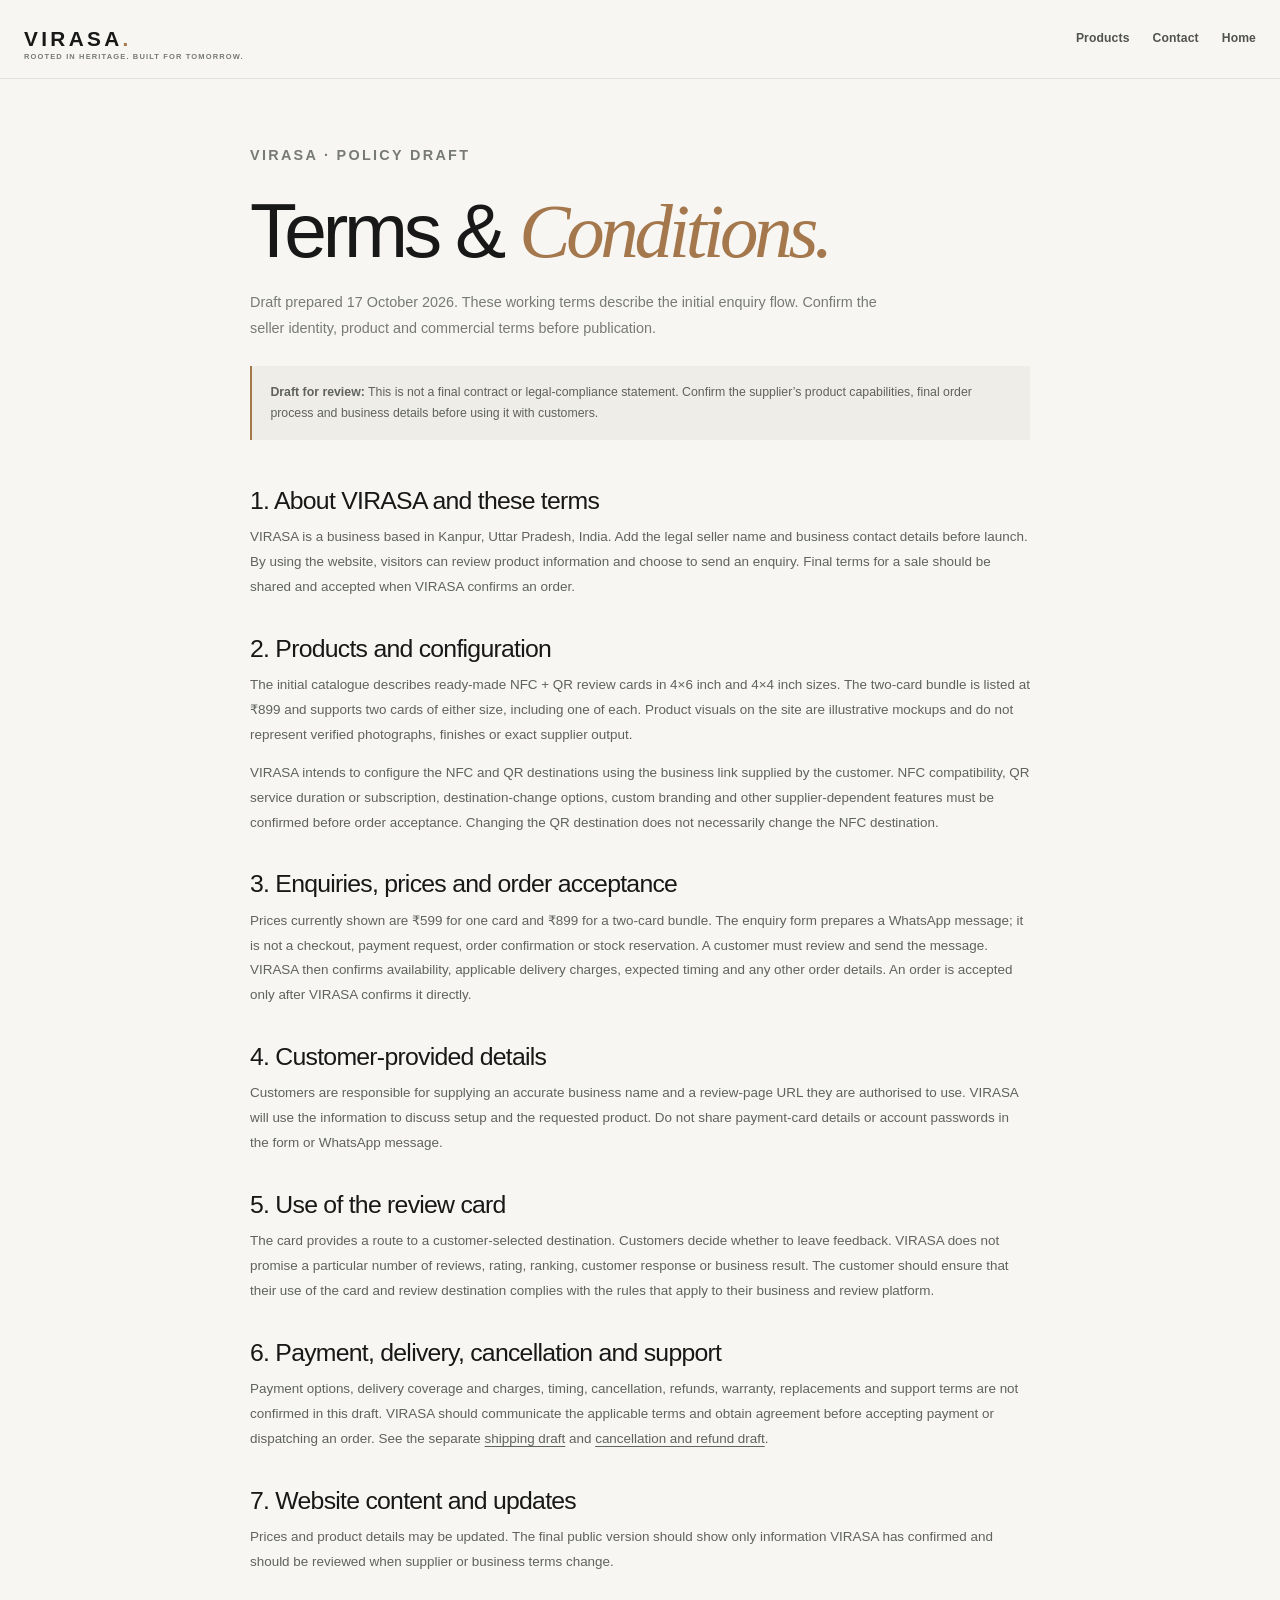
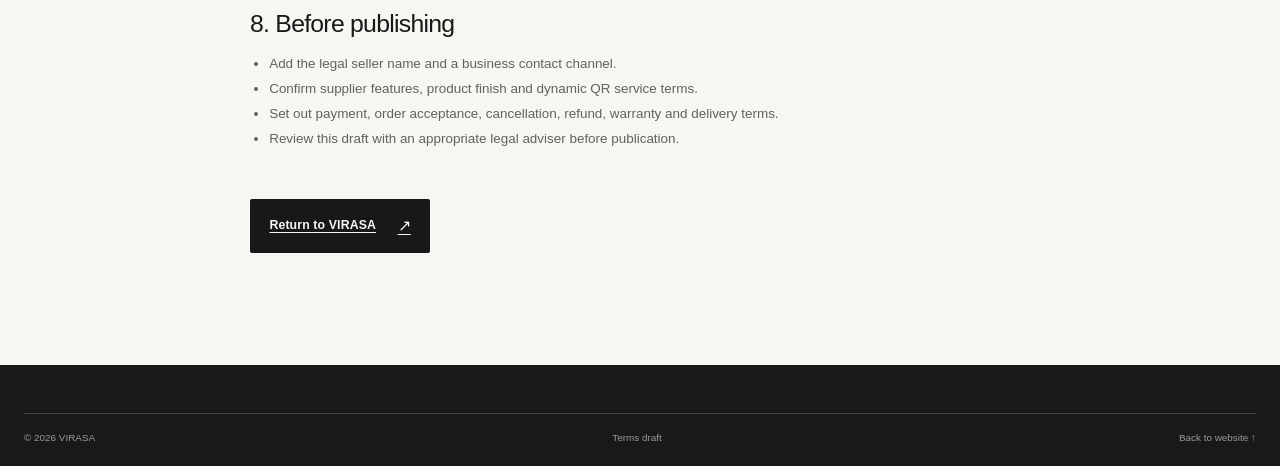
<file: terms.html>
<!doctype html>
<html lang="en-IN">
<head>
  <meta charset="utf-8"><meta name="viewport" content="width=device-width, initial-scale=1"><meta name="theme-color" content="#f7f6f2">
  <meta name="description" content="Draft terms and conditions for VIRASA NFC and QR review cards."><link rel="canonical" href="https://YOUR-DOMAIN.example/terms.html">
  <title>Terms &amp; Conditions Draft — VIRASA</title><link rel="icon" href="assets/favicon.svg" type="image/svg+xml"><link rel="stylesheet" href="styles.css">
</head>
<body>
  <header class="site-header"><div class="nav-shell"><a class="wordmark" href="index.html" aria-label="VIRASA home">VIRASA<span class="wordmark-dot">.</span><small>ROOTED IN HERITAGE. BUILT FOR TOMORROW.</small></a><nav class="primary-nav policy-nav" aria-label="Policy navigation"><a href="index.html#products">Products</a><a href="index.html#contact">Contact</a><a href="index.html">Home</a></nav></div></header>
  <main class="document-page section-wrap"><header class="document-header"><p class="eyebrow">VIRASA · POLICY DRAFT</p><h1>Terms &amp; <em>Conditions.</em></h1><p>Draft prepared 17 October 2026. These working terms describe the initial enquiry flow. Confirm the seller identity, product and commercial terms before publication.</p><div class="draft-notice"><strong>Draft for review:</strong> This is not a final contract or legal-compliance statement. Confirm the supplier’s product capabilities, final order process and business details before using it with customers.</div></header>
    <article class="policy-content">
      <h2>1. About VIRASA and these terms</h2><p>VIRASA is a business based in Kanpur, Uttar Pradesh, India. Add the legal seller name and business contact details before launch. By using the website, visitors can review product information and choose to send an enquiry. Final terms for a sale should be shared and accepted when VIRASA confirms an order.</p>
      <h2>2. Products and configuration</h2><p>The initial catalogue describes ready-made NFC + QR review cards in 4×6 inch and 4×4 inch sizes. The two-card bundle is listed at ₹899 and supports two cards of either size, including one of each. Product visuals on the site are illustrative mockups and do not represent verified photographs, finishes or exact supplier output.</p><p>VIRASA intends to configure the NFC and QR destinations using the business link supplied by the customer. NFC compatibility, QR service duration or subscription, destination-change options, custom branding and other supplier-dependent features must be confirmed before order acceptance. Changing the QR destination does not necessarily change the NFC destination.</p>
      <h2>3. Enquiries, prices and order acceptance</h2><p>Prices currently shown are ₹599 for one card and ₹899 for a two-card bundle. The enquiry form prepares a WhatsApp message; it is not a checkout, payment request, order confirmation or stock reservation. A customer must review and send the message. VIRASA then confirms availability, applicable delivery charges, expected timing and any other order details. An order is accepted only after VIRASA confirms it directly.</p>
      <h2>4. Customer-provided details</h2><p>Customers are responsible for supplying an accurate business name and a review-page URL they are authorised to use. VIRASA will use the information to discuss setup and the requested product. Do not share payment-card details or account passwords in the form or WhatsApp message.</p>
      <h2>5. Use of the review card</h2><p>The card provides a route to a customer-selected destination. Customers decide whether to leave feedback. VIRASA does not promise a particular number of reviews, rating, ranking, customer response or business result. The customer should ensure that their use of the card and review destination complies with the rules that apply to their business and review platform.</p>
      <h2>6. Payment, delivery, cancellation and support</h2><p>Payment options, delivery coverage and charges, timing, cancellation, refunds, warranty, replacements and support terms are not confirmed in this draft. VIRASA should communicate the applicable terms and obtain agreement before accepting payment or dispatching an order. See the separate <a href="shipping-policy.html">shipping draft</a> and <a href="refund-policy.html">cancellation and refund draft</a>.</p>
      <h2>7. Website content and updates</h2><p>Prices and product details may be updated. The final public version should show only information VIRASA has confirmed and should be reviewed when supplier or business terms change.</p>
      <h2>8. Before publishing</h2><ul><li>Add the legal seller name and a business contact channel.</li><li>Confirm supplier features, product finish and dynamic QR service terms.</li><li>Set out payment, order acceptance, cancellation, refund, warranty and delivery terms.</li><li>Review this draft with an appropriate legal adviser before publication.</li></ul>
      <a class="button button-dark document-return" href="index.html">Return to VIRASA <span aria-hidden="true">↗</span></a>
    </article>
  </main>
  <footer class="site-footer"><div class="footer-bottom"><span>© 2026 VIRASA</span><span>Terms draft</span><a href="index.html">Back to website ↑</a></div></footer>
</body>
</html>
</file>
<file: styles.css>
/* VIRASA design system: quiet, editorial, and made to work without remote assets. */
:root {
  color-scheme: light;
  --paper: #f7f6f2;
  --surface: #fffefa;
  --ink: #171817;
  --ink-soft: #373a38;
  --muted: #777a75;
  --line: #deddd7;
  --line-dark: #555753;
  --accent: #a4774c;
  --accent-light: #e8ddcf;
  --night: #202321;
  --space-1: .4rem;
  --space-2: .75rem;
  --space-3: 1rem;
  --space-4: 1.5rem;
  --space-5: 2rem;
  --space-6: 3rem;
  --space-7: 4.5rem;
  --space-8: 6.5rem;
  --space-9: 8rem;
  --font-body: "Aptos", "Segoe UI", "Helvetica Neue", Arial, sans-serif;
  --font-display: "Iowan Old Style", "Palatino Linotype", "Book Antiqua", Georgia, serif;
  --radius-sm: 2px;
  --radius-md: 6px;
  --shadow-soft: 0 18px 48px rgba(28, 29, 26, .07);
  --transition: 180ms ease;
  --content: 1240px;
}

*, *::before, *::after { box-sizing: border-box; }
html { scroll-behavior: smooth; scroll-padding-top: 100px; }
body { margin: 0; background: var(--paper); color: var(--ink); font-family: var(--font-body); font-size: 16px; line-height: 1.6; text-rendering: optimizeLegibility; -webkit-font-smoothing: antialiased; }
img { display: block; max-width: 100%; }
a { color: inherit; text-decoration: none; }
button, input, select, textarea { font: inherit; }
button, a { -webkit-tap-highlight-color: transparent; }
button { color: inherit; }
::selection { color: var(--paper); background: var(--ink); }
:focus-visible { outline: 3px solid var(--accent); outline-offset: 4px; }
[hidden] { display: none !important; }

.skip-link { position: fixed; z-index: 1000; left: 1rem; top: -5rem; padding: .75rem 1rem; color: white; background: var(--ink); }
.skip-link:focus { top: 1rem; }
.section-wrap { width: min(var(--content), calc(100% - 3rem)); margin-inline: auto; }
.site-header { position: sticky; z-index: 50; top: 0; background: rgba(247, 246, 242, .96); border-bottom: 1px solid rgba(23, 24, 23, .09); backdrop-filter: blur(14px); }
.nav-shell { width: min(1360px, calc(100% - 3rem)); min-height: 78px; margin: 0 auto; display: flex; align-items: center; justify-content: space-between; gap: 2rem; }
.wordmark { display: inline-flex; align-items: baseline; gap: 0; position: relative; font-size: 1.3rem; font-weight: 750; letter-spacing: .16em; line-height: 1; white-space: nowrap; }
.wordmark-dot { color: var(--accent); }
.wordmark small { display: block; position: absolute; top: 1.55rem; left: 0; width: max-content; font-size: .47rem; font-weight: 650; letter-spacing: .15em; color: var(--muted); }
.primary-nav { display: flex; align-items: center; gap: clamp(.9rem, 1.8vw, 1.55rem); font-size: .76rem; font-weight: 650; letter-spacing: .01em; }
.primary-nav > a:not(.nav-order):not(.nav-whatsapp) { color: #51534f; transition: color var(--transition); }
.primary-nav > a:hover { color: var(--accent); }
.primary-nav .nav-order, .primary-nav .nav-whatsapp { padding: .72rem .9rem; border: 1px solid var(--ink); transition: background var(--transition), color var(--transition); }
.primary-nav .nav-order { color: var(--paper); background: var(--ink); }
.primary-nav .nav-whatsapp { padding-inline: .75rem; }
.primary-nav .nav-order:hover { background: var(--accent); border-color: var(--accent); color: white; }
.primary-nav .nav-whatsapp:hover { color: white; background: var(--ink); }
.menu-toggle { display: none; }

.hero { min-height: 690px; padding-block: 4.9rem 4.4rem; position: relative; display: grid; grid-template-columns: 1.01fr .99fr; align-items: center; gap: 2rem; }
.hero-copy { padding: 1rem 0 2rem; position: relative; z-index: 1; }
.eyebrow, .section-kicker, .product-overline, .visual-index, .mockup-tag, .footer-label, .contact-form-heading > span:first-child, .hero-art-label, .use-mark { font-size: .65rem; letter-spacing: .16em; font-weight: 700; }
.eyebrow { margin: 0 0 1.35rem; color: var(--muted); display: flex; align-items: center; gap: .72rem; }
.eyebrow-line { width: 30px; height: 1px; background: var(--accent); }
h1, h2, h3, p { margin-top: 0; }
h1, h2 { font-weight: 500; letter-spacing: -.055em; line-height: 1.02; }
h1 { max-width: 660px; margin-bottom: 1.65rem; font-size: clamp(3.5rem, 6.3vw, 6rem); }
h1 em, h2 em { color: var(--accent); font-family: var(--font-display); font-weight: 400; }
.hero-intro { max-width: 520px; margin-bottom: 2.05rem; color: #5f625e; font-size: 1.03rem; line-height: 1.75; }
.hero-actions { display: flex; flex-wrap: wrap; gap: .75rem; }
.button { min-height: 52px; padding: .8rem 1.15rem; display: inline-flex; align-items: center; justify-content: center; gap: 1.35rem; border: 1px solid transparent; border-radius: var(--radius-sm); font-size: .77rem; font-weight: 700; letter-spacing: .01em; cursor: pointer; transition: color var(--transition), background var(--transition), border-color var(--transition), transform var(--transition); }
.button span { font-size: 1rem; font-weight: 400; }
.button:hover { transform: translateY(-2px); }
.button-dark { color: var(--paper); background: var(--ink); }
.button-dark:hover { color: white; background: #464944; }
.button-outline { color: var(--ink); border-color: #c9c8c1; background: transparent; }
.button-outline:hover { border-color: var(--ink); background: #efeee9; }
.hero-meta { margin-top: 3.1rem; display: flex; align-items: center; gap: .65rem; color: var(--muted); font-size: .72rem; }
.meta-mark { color: var(--accent); font-size: 1.15rem; }
.hero-art-wrap { min-width: 0; position: relative; padding: 2.5rem 0 1.5rem; }
.hero-art-label { display: flex; justify-content: space-between; color: #777873; font-size: .57rem; }
.hero-art { width: 100%; height: auto; margin-top: .4rem; filter: drop-shadow(0 25px 28px rgba(22, 23, 21, .12)); }
.art-caption { display: flex; justify-content: flex-end; align-items: center; gap: .65rem; margin-top: -.25rem; color: var(--muted); font-size: .67rem; }
.caption-divider { display: inline-block; width: 24px; height: 1px; background: var(--accent); }
.hero-index { position: absolute; right: 0; bottom: 2.2rem; color: #92938d; font: 500 .7rem var(--font-display); letter-spacing: .12em; }
.note-bar { min-height: 62px; padding: .5rem 1rem; display: flex; justify-content: center; align-items: center; flex-wrap: wrap; gap: clamp(.6rem, 3.2vw, 3rem); color: #e7e6df; background: var(--night); font-size: .61rem; font-weight: 650; letter-spacing: .15em; }
.note-star { color: #c0a17e; font-size: .85rem; }

.section-kicker { display: flex; gap: 1.2rem; align-items: center; padding-bottom: 1rem; border-bottom: 1px solid var(--line); color: var(--muted); }
.section-kicker span:first-child { color: var(--accent); }
.intro { padding-block: var(--space-9) var(--space-8); }
.intro-grid { padding-top: 3.4rem; display: grid; grid-template-columns: 1.16fr .84fr; gap: 6rem; align-items: start; }
h2 { margin-bottom: 0; font-size: clamp(2.6rem, 4.2vw, 4.35rem); }
.intro-copy { max-width: 510px; padding-top: .5rem; color: #656762; font-size: .94rem; line-height: 1.8; }
.intro-copy p { margin-bottom: 1.1rem; }
.text-link { padding: 0 0 .35rem; display: inline-flex; align-items: center; gap: 1rem; color: var(--ink); background: none; border: 0; border-bottom: 1px solid var(--accent); font-size: .77rem; font-weight: 700; cursor: pointer; transition: color var(--transition), gap var(--transition); }
.text-link:hover { gap: 1.4rem; color: var(--accent); }
.feature-row { margin-top: 5rem; display: grid; grid-template-columns: repeat(3, 1fr); border-top: 1px solid var(--line); border-bottom: 1px solid var(--line); }
.feature-item { min-height: 205px; padding: 1.5rem 2rem 1.5rem 0; position: relative; }
.feature-item + .feature-item { padding-left: 2rem; border-left: 1px solid var(--line); }
.feature-number { color: var(--accent); font-size: .65rem; letter-spacing: .14em; }
.feature-item h3 { margin: 1.35rem 0 .55rem; font: 500 1.27rem var(--font-display); letter-spacing: -.02em; }
.feature-item p { max-width: 320px; margin-bottom: 0; color: var(--muted); font-size: .82rem; line-height: 1.7; }

.products { padding-block: 0 var(--space-9); }
.section-heading-row { padding-block: 3.35rem 2.8rem; display: flex; justify-content: space-between; align-items: end; gap: 3rem; }
.section-heading-row h2 { margin-top: .6rem; }
.section-side-note { max-width: 340px; margin-bottom: .15rem; color: var(--muted); font-size: .88rem; line-height: 1.75; }
.product-grid { display: grid; grid-template-columns: repeat(3, minmax(0, 1fr)); gap: 1rem; }
.product-card { background: var(--surface); border: 1px solid #e4e2db; transition: transform var(--transition), box-shadow var(--transition); }
.product-card:hover { transform: translateY(-3px); box-shadow: var(--shadow-soft); }
.product-visual { position: relative; overflow: hidden; min-height: 260px; display: grid; align-items: center; background: #eae8e1; }
.product-visual-soft { background: #ece9e3; }
.product-visual-dark { background: #353935; }
.product-visual img { width: 100%; height: auto; max-height: 275px; object-fit: contain; }
.visual-index { position: absolute; z-index: 1; top: 1rem; left: 1rem; color: #6e706b; font-size: .55rem; }
.product-visual-dark .visual-index { color: #d1d0c9; }
.mockup-tag { position: absolute; bottom: .85rem; right: .9rem; padding: .32rem .45rem; border: 1px solid rgba(69, 70, 65, .32); color: #63655f; background: rgba(247, 246, 242, .75); font-size: .48rem; letter-spacing: .1em; }
.product-content { padding: 1.35rem 1.35rem 1.55rem; }
.product-title-row { display: flex; justify-content: space-between; align-items: start; gap: 1rem; }
.product-overline { margin-bottom: .45rem; color: var(--muted); font-size: .53rem; }
.product-title-row h3 { margin: 0; font: 500 1.45rem var(--font-display); letter-spacing: -.025em; }
.product-price { margin: .15rem 0 0; font-size: 1.04rem; font-weight: 700; white-space: nowrap; }
.product-desc { min-height: 50px; margin: .8rem 0 1rem; color: var(--muted); font-size: .78rem; line-height: 1.7; }
.product-chips { display: flex; gap: .5rem; flex-wrap: wrap; margin-bottom: 1.35rem; }
.product-chips span { padding: .32rem .48rem; border: 1px solid #e1dfd8; color: #656762; font-size: .6rem; }
.product-select { font-size: .72rem; }
.product-actions { display: flex; align-items: baseline; justify-content: space-between; flex-wrap: wrap; gap: .75rem; }
.product-whatsapp { padding-bottom: .3rem; border-bottom: 1px solid #cfcec7; color: var(--muted); font-size: .64rem; font-weight: 650; transition: color var(--transition), border-color var(--transition); }
.product-whatsapp:hover { color: var(--accent); border-color: var(--accent); }
.product-footnote { margin: 1.3rem 0 0; color: var(--muted); font-size: .71rem; }
.product-footnote span { margin-right: .35rem; color: var(--accent); }

.process { padding-block: 0 var(--space-9); }
.process-layout { padding-top: 3.4rem; display: grid; grid-template-columns: .85fr 1.15fr; gap: clamp(3rem, 9vw, 9rem); }
.process-heading h2 { margin: .6rem 0 1.35rem; }
.process-heading > p:not(.eyebrow) { max-width: 400px; margin-bottom: 1.5rem; color: var(--muted); font-size: .84rem; line-height: 1.8; }
.demo-button { min-height: 47px; }
.steps-list { margin: 0; padding: 0; list-style: none; border-top: 1px solid var(--line); }
.steps-list li { min-height: 98px; display: grid; grid-template-columns: 50px 1fr 22px; align-items: start; gap: .8rem; padding: 1.4rem .1rem; border-bottom: 1px solid var(--line); }
.step-no { padding-top: .1rem; color: var(--accent); font-size: .65rem; letter-spacing: .12em; }
.steps-list h3 { margin: 0 0 .25rem; font: 500 1.13rem var(--font-display); }
.steps-list p { margin: 0; color: var(--muted); font-size: .78rem; }
.step-arrow { color: var(--accent); }
.destination-note { max-width: 910px; margin: 3.7rem 0 0 auto; padding: 1rem 1.25rem; display: flex; align-items: flex-start; gap: 1rem; border-left: 2px solid var(--accent); background: #efede7; }
.destination-symbol { color: var(--accent); font-size: 1.1rem; }
.destination-note p { margin: 0; color: #656762; font-size: .77rem; line-height: 1.75; }
.destination-note strong { color: var(--ink); }

.benefits { padding-block: 0 var(--space-9); }
.benefits-top { padding-block: 3.4rem 2.7rem; display: flex; justify-content: space-between; align-items: end; gap: 3rem; }
.benefits-top h2 { margin-top: .6rem; }
.benefits-top > p { max-width: 340px; margin: 0 0 .2rem; color: var(--muted); font-size: .87rem; line-height: 1.8; }
.use-grid { display: grid; grid-template-columns: 1.25fr 1fr 1fr 1fr 1fr; border-top: 1px solid var(--line); border-bottom: 1px solid var(--line); }
.use-item { min-height: 270px; padding: 1.4rem 1rem 1.25rem; display: flex; flex-direction: column; position: relative; border-left: 1px solid var(--line); }
.use-item:first-child { border-left: 0; padding-left: 0; }
.use-item-feature { background: linear-gradient(145deg, transparent 50%, rgba(232, 221, 207, .45)); }
.use-mark { min-height: 34px; color: var(--muted); font-size: .5rem; }
.use-item h3 { margin: 1.15rem 0 .7rem; font: 500 clamp(1.22rem, 1.7vw, 1.65rem)/1.08 var(--font-display); }
.use-item p { max-width: 180px; margin: 0; color: var(--muted); font-size: .72rem; line-height: 1.65; }
.use-line { width: 28px; height: 1px; margin-top: auto; background: var(--accent); }
.benefits-caveat { max-width: 690px; margin: 1.1rem 0 0 auto; text-align: right; color: var(--muted); font-size: .7rem; }

.order { padding-block: 0 var(--space-9); }
.order-layout { padding-top: 3.4rem; display: grid; grid-template-columns: .72fr 1.28fr; gap: clamp(3rem, 8vw, 8rem); align-items: start; }
.order-intro { position: sticky; top: 120px; }
.order-intro h2 { margin: .55rem 0 1.25rem; }
.order-intro > p:not(.eyebrow) { max-width: 360px; color: var(--muted); font-size: .86rem; line-height: 1.8; }
.order-assurance { max-width: 370px; margin-top: 2rem; padding: 1rem 1.1rem; display: flex; gap: .8rem; background: #eceae4; }
.assurance-icon { color: var(--accent); }
.order-assurance p { margin: 0; color: #63655f; font-size: .72rem; line-height: 1.75; }
.order-contact { margin-top: 2rem; display: flex; flex-direction: column; align-items: flex-start; gap: .5rem; color: var(--muted); font-size: .72rem; }
.form-panel { padding: clamp(1.3rem, 3vw, 2.5rem); background: var(--surface); border: 1px solid #e4e2db; box-shadow: 0 18px 55px rgba(26, 27, 24, .035); }
.form-section-title { display: flex; align-items: center; gap: .8rem; padding-bottom: .85rem; border-bottom: 1px solid var(--line); }
.form-section-title > span { color: var(--accent); font-size: .62rem; letter-spacing: .13em; }
.form-section-title h3 { margin: 0; font: 500 1.18rem var(--font-display); }
.form-section-spaced { margin-top: 1.8rem; }
.form-grid { display: grid; grid-template-columns: 1fr 1fr; gap: 1.1rem .9rem; padding-top: 1.1rem; }
.field { min-width: 0; display: flex; flex-direction: column; gap: .36rem; }
.field-wide { grid-column: 1 / -1; }
.field label { color: #464844; font-size: .72rem; font-weight: 650; }
.field label > span:first-child:not(.optional) { color: var(--accent); }
.field .optional { margin-left: .35rem; color: var(--muted); font-size: .64rem; font-weight: 400; }
.field input, .field select, .field textarea { width: 100%; min-height: 46px; padding: .7rem .75rem; border: 1px solid #d9d8d1; border-radius: var(--radius-sm); color: var(--ink); background: #fff; font-size: .79rem; transition: border-color var(--transition), box-shadow var(--transition); }
.field input::placeholder, .field textarea::placeholder { color: #a1a29c; }
.field input:focus, .field select:focus, .field textarea:focus { outline: none; border-color: #84715b; box-shadow: 0 0 0 3px rgba(164, 119, 76, .13); }
.field textarea { min-height: 92px; resize: vertical; }
.field small { color: var(--muted); font-size: .64rem; }
.field-error { color: #8e312d; font-size: .68rem; }
.field [aria-invalid="true"] { border-color: #8e312d; }
.order-summary { margin-top: 1.8rem; padding: 1.15rem; background: #f1f0eb; }
.summary-heading { display: flex; justify-content: space-between; align-items: center; padding-bottom: .6rem; border-bottom: 1px solid #d9d8d1; }
.summary-heading h3 { margin: 0; font: 500 1rem var(--font-display); }
.summary-heading span { color: var(--muted); font-size: .54rem; font-weight: 700; letter-spacing: .16em; }
.summary-product { margin: .8rem 0 .45rem; font-size: .77rem; font-weight: 650; }
.summary-line, .summary-total { margin: 0; display: flex; justify-content: space-between; gap: 1rem; font-size: .73rem; }
.summary-line { color: var(--muted); }
.summary-total { margin-top: .8rem; padding-top: .8rem; align-items: baseline; border-top: 1px solid #d9d8d1; font-weight: 650; }
.summary-total strong { font-size: 1.28rem; letter-spacing: -.03em; }
.summary-note { margin: .55rem 0 0; color: var(--muted); font-size: .63rem; }
.submit-button { width: 100%; margin-top: 1rem; }
.form-consent { margin: .8rem 0 0; color: var(--muted); font-size: .64rem; line-height: 1.65; }
.form-consent a { text-decoration: underline; text-underline-offset: 2px; }
.form-status { min-height: 1rem; margin: .45rem 0 0; color: #454742; font-size: .7rem; }

.faq { padding-block: 0 var(--space-9); }
.faq-layout { padding-top: 3.4rem; display: grid; grid-template-columns: .7fr 1.3fr; gap: clamp(3rem, 8vw, 8rem); align-items: start; }
.faq-layout h2 { margin-top: .6rem; }
.faq-intro { max-width: 300px; margin-top: 1rem; color: var(--muted); font-size: .8rem; line-height: 1.75; }
.faq-list { border-top: 1px solid var(--line); }
.faq-list details { border-bottom: 1px solid var(--line); }
.faq-list summary { min-height: 59px; padding: 1rem .15rem; display: flex; justify-content: space-between; align-items: center; gap: 1rem; list-style: none; cursor: pointer; font-size: .79rem; font-weight: 650; }
.faq-list summary::-webkit-details-marker { display: none; }
.faq-list summary span { color: var(--accent); font-size: 1.2rem; font-weight: 300; transition: transform var(--transition); }
.faq-list details[open] summary span { transform: rotate(45deg); }
.faq-list details p { max-width: 680px; margin: -.1rem 2rem 1.2rem 0; color: var(--muted); font-size: .76rem; line-height: 1.75; }

.contact { padding-block: 0 var(--space-8); }
.contact-panel { margin-top: 2.2rem; display: grid; grid-template-columns: 1.08fr .92fr; color: var(--paper); background: var(--night); }
.contact-copy { padding: clamp(2rem, 5vw, 4.5rem); }
.contact-copy .eyebrow { color: #bcbdb6; }
.contact-copy h2 { margin: .5rem 0 1rem; color: var(--paper); }
.contact-copy h2 em { color: #d0ad86; }
.contact-copy > p:not(.eyebrow) { max-width: 390px; color: #bdbfb9; font-size: .84rem; line-height: 1.8; }
.button-light { color: var(--ink); background: var(--paper); }
.button-light:hover { color: white; background: var(--accent); }
.contact-details { margin-top: 2.7rem; display: grid; grid-template-columns: 1fr 1fr; gap: 1.3rem 2rem; }
.contact-details p { margin: 0; display: flex; flex-direction: column; gap: .25rem; }
.contact-details p > span { color: #959992; font-size: .53rem; letter-spacing: .15em; }
.contact-details strong { color: #ebeae4; font-size: .74rem; font-weight: 500; }
.contact-form-wrap { margin: 1rem; padding: clamp(1.3rem, 3vw, 2.1rem); color: var(--ink); background: var(--paper); }
.contact-form-heading { padding-bottom: .8rem; display: flex; justify-content: space-between; border-bottom: 1px solid var(--line); color: var(--muted); }
.contact-form-heading > span:first-child { font-size: .6rem; }
.contact-star { color: var(--accent); }
.contact-form-wrap > p { margin: .8rem 0 1rem; color: var(--muted); font-size: .75rem; }
.contact-form-wrap form { display: grid; gap: .75rem; }
.contact-form-wrap .field input, .contact-form-wrap .field textarea { background: #fffefa; }
.contact-submit { width: 100%; min-height: 48px; margin-top: .2rem; }
.contact-form-wrap .form-status { color: var(--ink-soft); }

.site-footer { padding: 3rem max(1.5rem, calc((100% - var(--content)) / 2)) 1.3rem; color: #e7e6df; background: #181a19; }
.footer-main { display: grid; grid-template-columns: .75fr 1.25fr; gap: 4rem; padding-bottom: 2.7rem; }
.wordmark-footer { color: white; }
.wordmark-footer small { color: #979a93; }
.footer-brand p { max-width: 225px; margin: 2.55rem 0 0; color: #a8aaa4; font-size: .76rem; line-height: 1.7; }
.footer-links { display: grid; grid-template-columns: repeat(3, 1fr); gap: 1.5rem; }
.footer-links > div { display: flex; flex-direction: column; align-items: flex-start; gap: .55rem; }
.footer-label { margin-bottom: .45rem; color: #9c9f98; font-size: .55rem; }
.footer-links a, .footer-links span:not(.footer-label):not(.draft-label) { color: #d1d2cc; font-size: .68rem; text-align: left; }
.footer-links a:hover { color: #d0ad86; }
.draft-label { margin-left: .2rem; color: #d0ad86; font-size: .48rem; letter-spacing: .09em; }
.footer-bottom { padding-top: 1rem; display: flex; justify-content: space-between; gap: 1rem; border-top: 1px solid #414340; color: #999b95; font-size: .62rem; }
.footer-bottom a:hover { color: white; }

.demo-dialog { width: min(540px, calc(100% - 2rem)); max-width: none; max-height: min(90vh, 850px); padding: 0; color: var(--ink); background: var(--paper); border: 1px solid #d8d6ce; box-shadow: 0 22px 100px rgba(0, 0, 0, .28); }
.demo-dialog::backdrop { background: rgba(15, 16, 15, .62); backdrop-filter: blur(4px); }
.demo-dialog-inner { padding: clamp(1.4rem, 5vw, 2.6rem); position: relative; }
.dialog-close { width: 40px; height: 40px; position: absolute; top: 1rem; right: 1rem; border: 1px solid var(--line); background: transparent; font-size: 1.4rem; cursor: pointer; }
.demo-dialog h2 { margin: 0 0 1.3rem; font-size: clamp(2.1rem, 7vw, 3rem); }
.demo-browser { border: 1px solid #dcdad3; background: white; }
.demo-browser-top { height: 36px; padding: .4rem .65rem; display: flex; align-items: center; gap: .3rem; border-bottom: 1px solid #e6e4dd; background: #f1f0ec; }
.demo-browser-top > span { width: 6px; height: 6px; border-radius: 50%; background: #b7b6af; }
.demo-browser-top small { margin-left: auto; color: #777a75; font-size: .48rem; letter-spacing: .1em; }
.demo-browser-body { padding: 2rem 1.5rem 1.5rem; text-align: center; }
.demo-avatar { width: 39px; height: 39px; margin: 0 auto .8rem; display: grid; place-items: center; border: 1px solid #d8d6ce; border-radius: 50%; font: 500 1rem var(--font-display); }
.demo-label { margin-bottom: .45rem; color: var(--muted); font-size: .55rem; letter-spacing: .15em; }
.demo-browser-body h3 { margin: 0 0 .5rem; font: 500 1.3rem var(--font-display); }
.demo-browser-body > p:not(.demo-label) { max-width: 300px; margin: 0 auto 1rem; color: var(--muted); font-size: .72rem; }
.demo-preview-button { display: block; max-width: 250px; margin: 0 auto 1rem; padding: .7rem; color: white; background: var(--ink); font-size: .68rem; }
.demo-browser-body > small { color: var(--muted); font-size: .58rem; }
.demo-note { margin: 1rem 0 1.2rem; color: var(--muted); font-size: .7rem; line-height: 1.7; }

/* Policy and 404 documents share the same small editorial system. */
.document-page { min-height: 75vh; padding-block: 4rem 7rem; }
.document-header { max-width: 780px; margin: 0 auto 3rem; }
.document-header h1 { margin: .5rem 0 1.2rem; font-size: clamp(2.8rem, 6vw, 4.8rem); }
.document-header p { max-width: 660px; color: var(--muted); font-size: .9rem; line-height: 1.8; }
.draft-notice { margin: 1.5rem 0; padding: 1rem 1.15rem; border-left: 2px solid var(--accent); background: #efede7; color: #5f625e; font-size: .77rem; line-height: 1.7; }
.policy-content { max-width: 780px; margin: auto; }
.policy-content h2 { margin: 2.25rem 0 .75rem; font-size: 1.55rem; letter-spacing: -.03em; }
.policy-content p, .policy-content li { color: #5f625e; font-size: .84rem; line-height: 1.85; }
.policy-content ul { padding-left: 1.2rem; }
.policy-content a { text-decoration: underline; text-underline-offset: 3px; }
.document-return { margin-top: 2rem; }

@media (max-width: 1050px) {
  .primary-nav { gap: .85rem; font-size: .71rem; }
  .primary-nav .nav-order, .primary-nav .nav-whatsapp { padding: .65rem .7rem; }
  .hero { min-height: 620px; }
  .hero-art-wrap { margin-right: -1rem; }
  .use-grid { grid-template-columns: repeat(3, 1fr); }
  .use-item { min-height: 230px; border-bottom: 1px solid var(--line); }
  .use-item:nth-child(4) { border-left: 0; padding-left: 0; }
  .use-item:nth-child(n+4) { border-bottom: 0; }
  .use-item-feature { background: none; }
}
@media (max-width: 820px) {
  :root { --space-8: 5rem; --space-9: 6rem; }
  .section-wrap { width: min(var(--content), calc(100% - 2.25rem)); }
  .nav-shell { width: calc(100% - 2.25rem); min-height: 72px; }
  .menu-toggle { width: 46px; height: 44px; display: flex; flex-direction: column; justify-content: center; align-items: center; gap: 6px; border: 1px solid var(--line); background: transparent; cursor: pointer; }
  .menu-toggle span { width: 18px; height: 1px; background: var(--ink); transition: transform var(--transition); }
  .menu-toggle[aria-expanded="true"] span:first-child { transform: translateY(3.5px) rotate(45deg); }
  .menu-toggle[aria-expanded="true"] span:last-child { transform: translateY(-3.5px) rotate(-45deg); }
  .primary-nav { position: absolute; top: 100%; left: 0; right: 0; padding: .7rem 1.25rem 1.2rem; display: none; flex-direction: column; align-items: stretch; gap: 0; background: var(--paper); border-bottom: 1px solid var(--line); box-shadow: 0 18px 25px rgba(23,24,23,.07); }
  .policy-nav { position: static; padding: 0; display: flex; flex-direction: row; align-items: center; gap: .8rem; border: 0; background: transparent; box-shadow: none; font-size: .7rem; }
  .policy-nav > a:not(.nav-order):not(.nav-whatsapp) { padding: .45rem 0; border-bottom: 0; }
  .primary-nav.is-open { display: flex; }
  .primary-nav > a:not(.nav-order):not(.nav-whatsapp) { padding: .75rem .1rem; border-bottom: 1px solid var(--line); }
  .primary-nav .nav-order, .primary-nav .nav-whatsapp { margin-top: .55rem; text-align: center; }
  .primary-nav .nav-whatsapp { margin-top: .45rem; }
  .hero { min-height: unset; padding-block: 4rem 3rem; grid-template-columns: 1fr; gap: 1rem; }
  .hero-copy { padding-bottom: 0; }
  .hero h1 { max-width: 680px; font-size: clamp(3.4rem, 11vw, 5.5rem); }
  .hero-art-wrap { width: min(620px, 100%); justify-self: center; margin: .5rem 0 0; padding-top: 1.5rem; }
  .hero-art { max-height: 460px; object-fit: contain; }
  .hero-index { bottom: 1rem; }
  .intro-grid { grid-template-columns: 1fr 1fr; gap: 2.2rem; }
  .section-heading-row, .benefits-top { gap: 2rem; }
  .product-grid { grid-template-columns: 1fr 1fr; }
  .product-card:last-child { grid-column: 1 / -1; display: grid; grid-template-columns: 1fr 1fr; }
  .product-card:last-child .product-visual { min-height: 100%; }
  .process-layout { grid-template-columns: .85fr 1.15fr; gap: 2.5rem; }
  .order-layout { grid-template-columns: 1fr; gap: 2rem; }
  .order-intro { position: static; }
  .order-intro > p:not(.eyebrow) { max-width: 620px; }
  .order-assurance { max-width: 580px; }
  .order-contact { margin-top: 1.25rem; }
  .faq-layout { grid-template-columns: .75fr 1.25fr; gap: 2.5rem; }
  .contact-panel { grid-template-columns: 1fr; }
  .contact-form-wrap { margin: 0 1rem 1rem; }
  .footer-main { grid-template-columns: 1fr; gap: 2rem; }
  .footer-brand p { margin-top: 2.35rem; }
}
@media (max-width: 600px) {
  :root { --space-8: 4rem; --space-9: 4.8rem; }
  body { font-size: 15px; }
  .section-wrap { width: calc(100% - 2rem); }
  .nav-shell { width: calc(100% - 2rem); }
  .wordmark { font-size: 1.18rem; }
  .wordmark small { top: 1.42rem; font-size: .43rem; }
  .hero { padding-block: 3.5rem 2.5rem; }
  .hero h1 { font-size: clamp(3rem, 13vw, 4.65rem); }
  .hero-intro { font-size: .92rem; }
  .hero-actions { display: grid; grid-template-columns: 1fr; }
  .hero-actions .button { width: 100%; }
  .hero-meta { margin-top: 1.8rem; }
  .note-bar { min-height: 57px; gap: .45rem .95rem; font-size: .53rem; letter-spacing: .12em; }
  .note-bar span:nth-of-type(6), .note-bar span:nth-of-type(7) { display: none; }
  .section-kicker { font-size: .56rem; }
  .intro-grid, .section-heading-row, .benefits-top { padding-top: 2.5rem; display: block; }
  .intro-grid h2, .section-heading-row h2, .benefits-top h2 { font-size: clamp(2.55rem, 11vw, 3.35rem); }
  .intro-copy { margin-top: 1.5rem; font-size: .86rem; }
  .feature-row { margin-top: 2.8rem; grid-template-columns: 1fr; }
  .feature-item, .feature-item + .feature-item { min-height: unset; padding: 1.2rem 0; border-left: 0; border-bottom: 1px solid var(--line); }
  .feature-item:last-child { border-bottom: 0; }
  .feature-item h3 { margin-top: .6rem; }
  .feature-item p { max-width: none; }
  .section-heading-row { padding-bottom: 1.7rem; }
  .section-side-note { max-width: 360px; margin-top: 1.2rem; font-size: .82rem; }
  .product-grid { grid-template-columns: 1fr; gap: .85rem; }
  .product-card:last-child { grid-column: auto; display: block; }
  .product-card:last-child .product-visual { min-height: 250px; }
  .product-visual { min-height: 245px; }
  .product-content { padding: 1.2rem; }
  .product-desc { min-height: unset; }
  .process-layout { padding-top: 2.5rem; grid-template-columns: 1fr; gap: 2rem; }
  .process-heading h2 { font-size: 3rem; }
  .steps-list li { min-height: 89px; }
  .destination-note { margin-top: 2rem; padding: .9rem; }
  .benefits-top { padding-bottom: 1.7rem; }
  .benefits-top > p { margin-top: 1.2rem; font-size: .82rem; }
  .use-grid { grid-template-columns: 1fr 1fr; }
  .use-item { min-height: 200px; padding: 1rem .8rem; }
  .use-item:first-child, .use-item:nth-child(4) { padding-left: .8rem; border-left: 1px solid var(--line); }
  .use-item:nth-child(odd) { border-left: 0; padding-left: 0; }
  .use-item:nth-child(n+4) { border-bottom: 1px solid var(--line); }
  .use-item:last-child { border-bottom: 0; }
  .use-item h3 { margin: .8rem 0 .55rem; font-size: 1.38rem; }
  .use-item p { font-size: .68rem; }
  .benefits-caveat { text-align: left; line-height: 1.65; }
  .order-layout { padding-top: 2.5rem; }
  .order-intro h2 { font-size: 3rem; }
  .form-panel { padding: 1.1rem .9rem; }
  .form-grid { grid-template-columns: 1fr; gap: .85rem; }
  .field-wide { grid-column: auto; }
  .field input, .field select, .field textarea { font-size: 16px; }
  .order-summary { padding: .95rem; }
  .faq-layout { padding-top: 2.5rem; grid-template-columns: 1fr; gap: 1.4rem; }
  .faq-layout h2 { font-size: 3rem; }
  .faq-intro { max-width: none; margin-top: .7rem; }
  .faq-list summary { font-size: .76rem; }
  .contact-panel { margin-top: 1.5rem; }
  .contact-copy { padding: 2rem 1.3rem; }
  .contact-copy h2 { font-size: 3rem; }
  .contact-details { grid-template-columns: 1fr; gap: 1rem; }
  .contact-form-wrap { margin: 0 .65rem .65rem; padding: 1.15rem; }
  .footer-main { padding-bottom: 2rem; }
  .footer-links { grid-template-columns: 1fr 1fr; gap: 1.8rem 1rem; }
  .footer-links > div:last-child { grid-column: 1 / -1; }
  .footer-bottom { flex-wrap: wrap; font-size: .58rem; }
  .footer-bottom > span:nth-child(2) { display: none; }
  .document-page { padding-block: 3rem 4.5rem; }
}
@media (prefers-reduced-motion: reduce) {
  *, *::before, *::after { scroll-behavior: auto !important; animation-duration: .01ms !important; animation-iteration-count: 1 !important; transition-duration: .01ms !important; }
}
</file>
